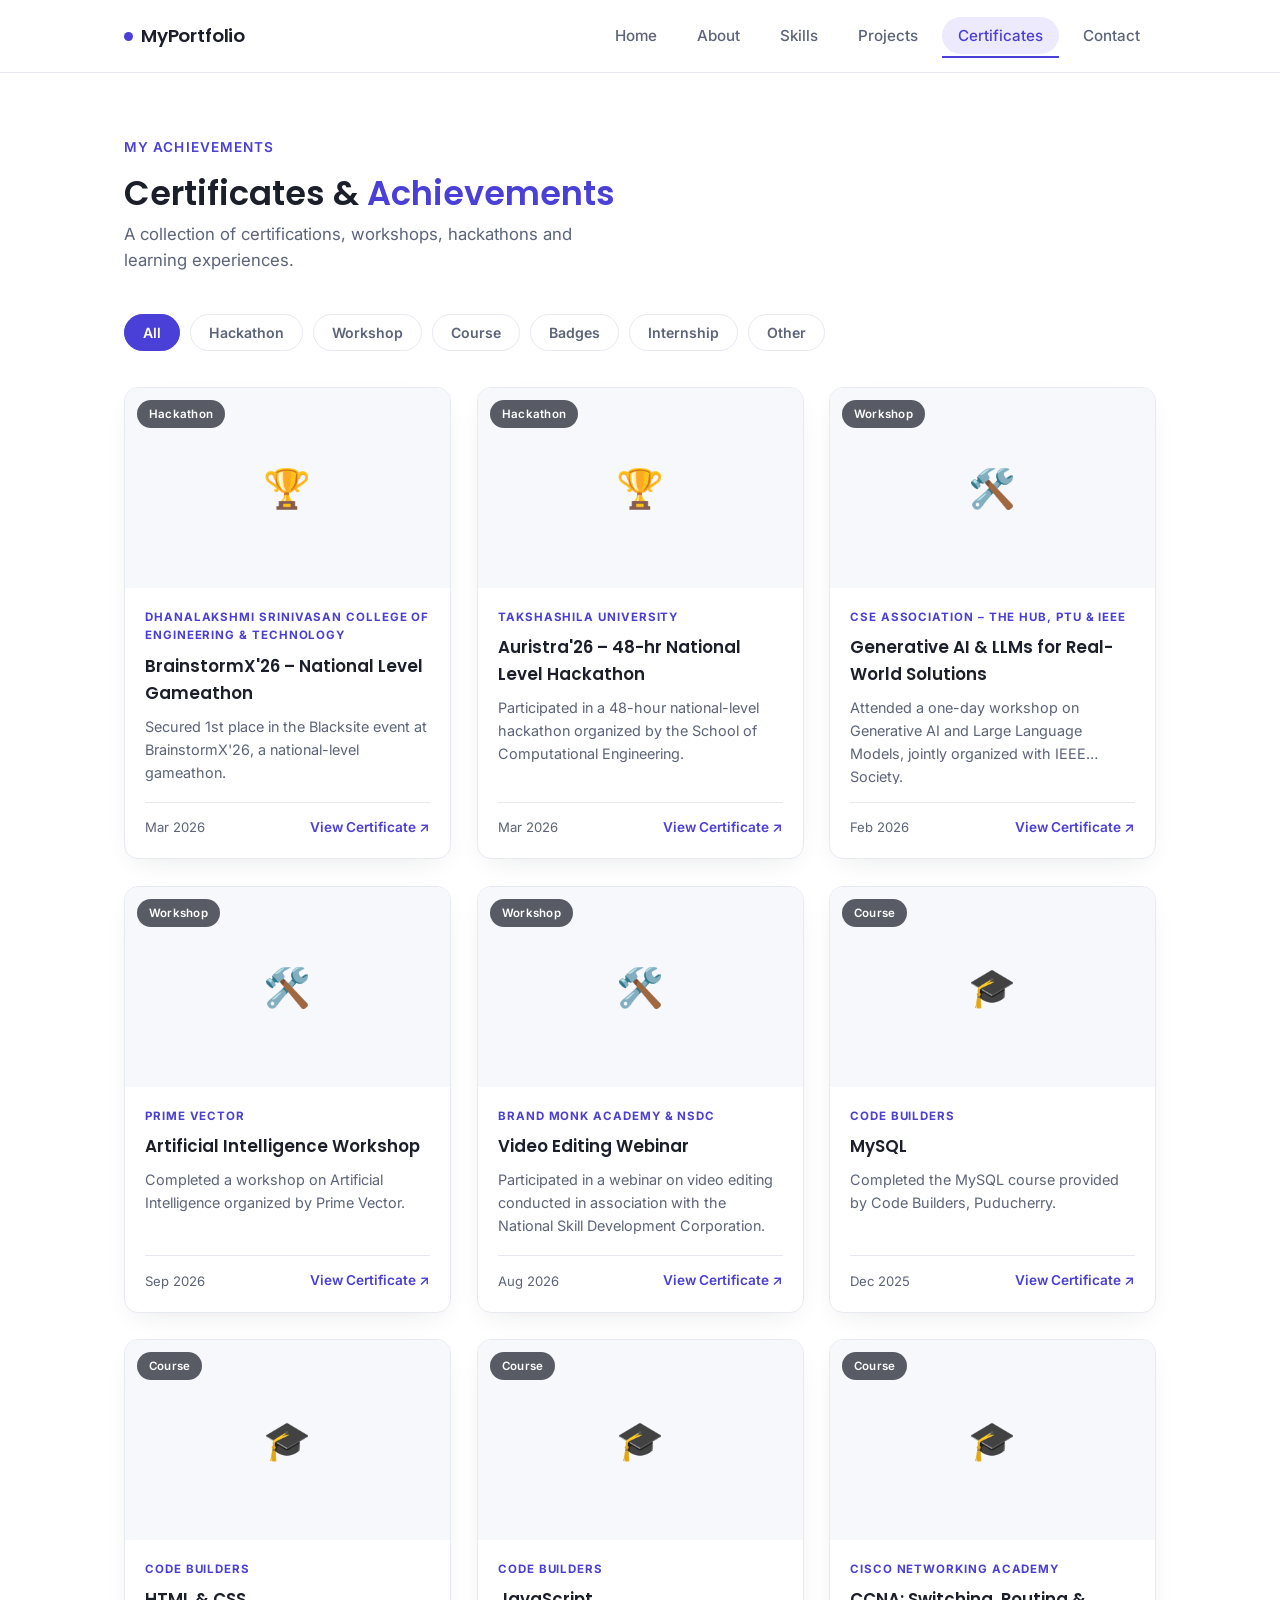
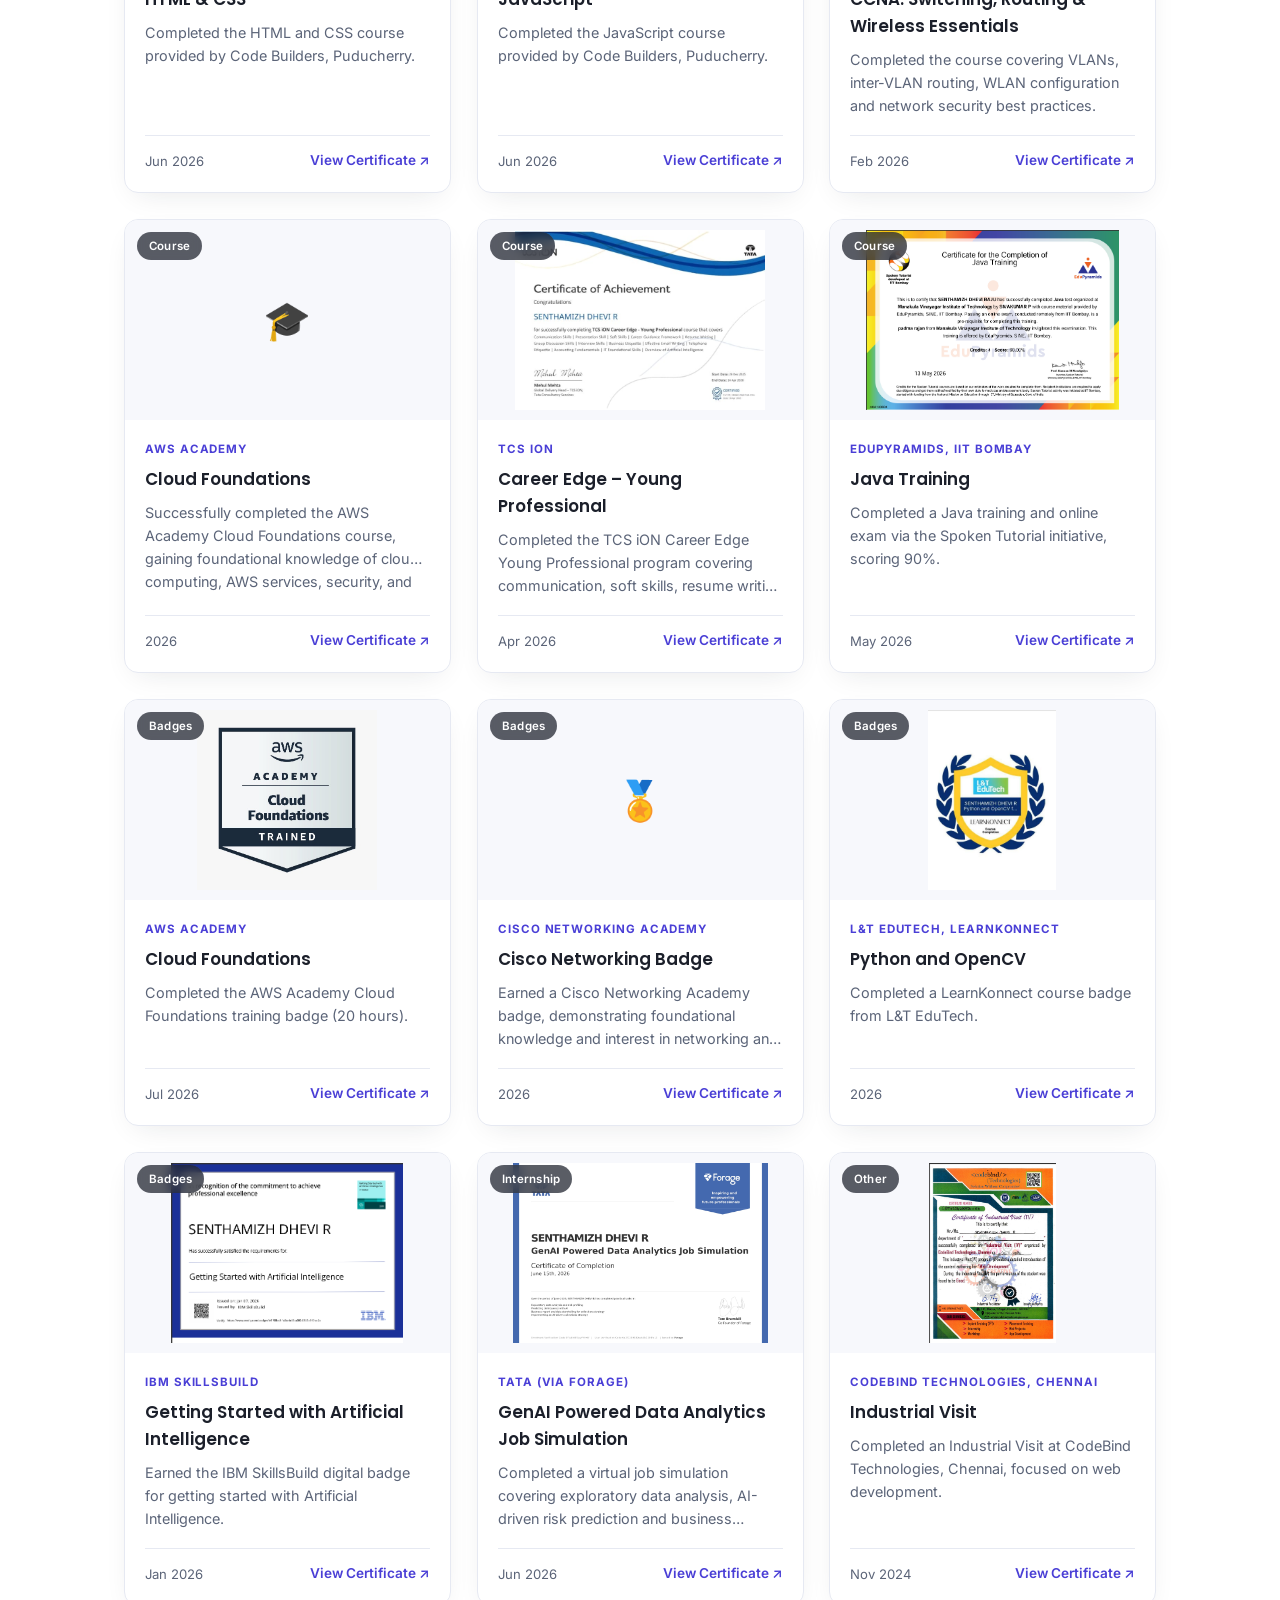
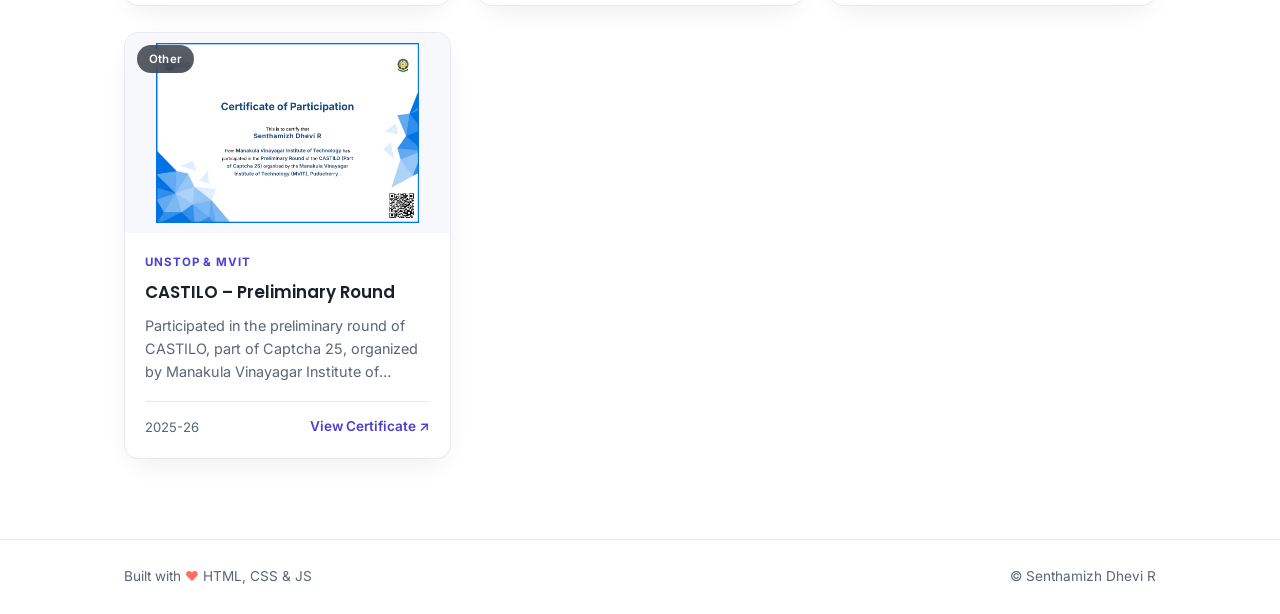
<file: certificates.html>
<!DOCTYPE html>
<html lang="en">
<head>
<meta charset="UTF-8">
<meta name="viewport" content="width=device-width, initial-scale=1.0">
<title>Certificates — Senthamizh Dhevi R</title>
<meta name="description" content="Certifications, workshops and hackathon achievements of Senthamizh Dhevi R.">
<link rel="preconnect" href="https://fonts.googleapis.com">
<link href="https://fonts.googleapis.com/css2?family=Poppins:wght@500;600;700&family=Inter:wght@400;500;600;700&display=swap" rel="stylesheet">
<link rel="stylesheet" href="style.css">
</head>
<body>

<header class="browser-bar">
  <div class="wrap">
    <a href="index.html" class="brand"><span class="dot"></span>MyPortfolio</a>
    <button class="navtoggle" aria-label="Toggle menu"><span></span><span></span><span></span></button>
    <nav class="mainnav" aria-label="Primary">
      <ul>
        <li><a href="index.html">Home</a></li>
        <li><a href="about.html">About</a></li>
        <li><a href="skills.html">Skills</a></li>
        <li><a href="projects.html">Projects</a></li>
        <li><a href="certificates.html" class="active">Certificates</a></li>
        <li><a href="contact.html">Contact</a></li>
      </ul>
    </nav>
  </div>
</header>

<main>
  <!-- ================= CERTIFICATIONS ================= -->
  <section id="certifications" class="page-section certifications-section">
    <div class="wrap">

      <div class="section-head">
        <p class="eyebrow">My Achievements</p>
        <h2>Certificates &amp; <span class="accent">Achievements</span></h2>
        <p class="lede">A collection of certifications, workshops, hackathons and learning experiences.</p>
      </div>

      <!-- Category Filters -->
      <div class="certificate-filters">
        <button class="filter-btn active" data-filter="all">All</button>
        <button class="filter-btn" data-filter="hackathon">Hackathon</button>
        <button class="filter-btn" data-filter="workshop">Workshop</button>
        <button class="filter-btn" data-filter="course">Course</button>
        <button class="filter-btn" data-filter="badge">Badges</button>
        <button class="filter-btn" data-filter="internship">Internship</button>
        <button class="filter-btn" data-filter="other">Other</button>
      </div>

      <!-- Certificates Grid -->
      <div class="certificates-grid">

        <!-- Hackathons -->
        <div class="certificate-card" data-category="hackathon">
          <div class="certificate-image">
            <img src="F:\projects\portfolio-website\images\certiificate_image\DNS-Hackathon.jpeg" alt="BrainstormX'26 National Level Gameathon certificate" loading="lazy">
            <span class="certificate-category">Hackathon</span>
          </div>
          <div class="certificate-content">
            <span class="certificate-issuer">Dhanalakshmi Srinivasan College of Engineering &amp; Technology</span>
            <h3>BrainstormX'26 – National Level Gameathon</h3>
            <p>Secured 1st place in the Blacksite event at BrainstormX'26, a national-level gameathon.</p>
            <div class="certificate-footer">
              <span>Mar 2026</span>
              <a href="F:\projects\portfolio-website\images\certiificate_image\DNS-Hackathon.jpeg" target="_blank" rel="noopener">View Certificate ↗</a>
            </div>
          </div>
        </div>

        <div class="certificate-card" data-category="hackathon">
          <div class="certificate-image">
            <img src="F:\projects\portfolio-website\images\certiificate_image\TU-Hackathon.jpeg" alt="Auristra'26 Hackathon certificate" loading="lazy">
            <span class="certificate-category">Hackathon</span>
          </div>
          <div class="certificate-content">
            <span class="certificate-issuer">Takshashila University</span>
            <h3>Auristra'26 – 48-hr National Level Hackathon</h3>
            <p>Participated in a 48-hour national-level hackathon organized by the School of Computational Engineering.</p>
            <div class="certificate-footer">
              <span>Mar 2026</span>
              <a href="F:\projects\portfolio-website\images\certiificate_image\TU-Hackathon.jpeg" target="_blank" rel="noopener">View Certificate ↗</a>
            </div>
          </div>
        </div>

        <!-- Workshops -->
         <div class="certificate-card" data-category="workshop">
          <div class="certificate-image">
            <img src="F:\projects\portfolio-website\images\certiificate_image\Generative AI-Workshop.png" alt="Generative AI and LLM workshop certificate" loading="lazy">
            <span class="certificate-category">Workshop</span>
          </div>
          <div class="certificate-content">
            <span class="certificate-issuer">CSE Association – The HUB, PTU &amp; IEEE</span>
            <h3>Generative AI &amp; LLMs for Real-World Solutions</h3>
            <p>Attended a one-day workshop on Generative AI and Large Language Models, jointly organized with IEEE Society.</p>
            <div class="certificate-footer">
              <span>Feb 2026</span>
              <a href="F:\projects\portfolio-website\images\certiificate_image\Generative AI-Workshop.png" target="_blank" rel="noopener">View Certificate ↗</a>
            </div>
          </div>
        </div>

        <div class="certificate-card" data-category="workshop">
          <div class="certificate-image">
            <img src="F:\projects\portfolio-website\images\certiificate_image\AI-Workshop.png" alt="Artificial Intelligence workshop certificate" loading="lazy">
            <span class="certificate-category">Workshop</span>
          </div>
          <div class="certificate-content">
            <span class="certificate-issuer">Prime Vector</span>
            <h3>Artificial Intelligence Workshop</h3>
            <p>Completed a workshop on Artificial Intelligence organized by Prime Vector.</p>
            <div class="certificate-footer">
              <span>Sep 2026</span>
              <a href="F:\projects\portfolio-website\images\certiificate_image\AI-Workshop.png" target="_blank" rel="noopener">View Certificate ↗</a>
            </div>
          </div>
        </div>

        <div class="certificate-card" data-category="workshop">
          <div class="certificate-image">
            <img src="F:\projects\portfolio-website\images\certiificate_image\Video_Editing- webinar.png" alt="Video editing webinar certificate" loading="lazy">
            <span class="certificate-category">Workshop</span>
          </div>
          <div class="certificate-content">
            <span class="certificate-issuer">Brand Monk Academy &amp; NSDC</span>
            <h3>Video Editing Webinar</h3>
            <p>Participated in a webinar on video editing conducted in association with the National Skill Development Corporation.</p>
            <div class="certificate-footer">
              <span>Aug 2026</span>
              <a href="F:\projects\portfolio-website\images\certiificate_image\Video_Editing- webinar.png" target="_blank" rel="noopener">View Certificate ↗</a>
            </div>
          </div>
        </div>

        

        <!--Courses -->
         <div class="certificate-card" data-category="course">
          <div class="certificate-image">
            <img src="F:\projects\portfolio-website\images\certiificate_image\MYSQL.png" alt="MySQL certificate" loading="lazy">
            <span class="certificate-category">Course</span>
          </div>
          <div class="certificate-content">
            <span class="certificate-issuer">Code Builders</span>
            <h3>MySQL</h3>
            <p>Completed the MySQL course provided by Code Builders, Puducherry.</p>
            <div class="certificate-footer">
              <span>Dec 2025</span>
              <a href="F:\projects\portfolio-website\images\certiificate_image\MYSQL.png" target="_blank" rel="noopener">View Certificate ↗</a>
            </div>
          </div>
        </div>

        <div class="certificate-card" data-category="course">
          <div class="certificate-image">
            <img src="F:\projects\portfolio-website\images\certiificate_image\HTML&CSS.png" alt="HTML and CSS certificate" loading="lazy">
            <span class="certificate-category">Course</span>
          </div>
          <div class="certificate-content">
            <span class="certificate-issuer">Code Builders</span>
            <h3>HTML &amp; CSS</h3>
            <p>Completed the HTML and CSS course provided by Code Builders, Puducherry.</p>
            <div class="certificate-footer">
              <span>Jun 2026</span>
              <a href="F:\projects\portfolio-website\images\certiificate_image\HTML&CSS.png" target="_blank" rel="noopener">View Certificate ↗</a>
            </div>
          </div>
        </div>

        <div class="certificate-card" data-category="course">
          <div class="certificate-image">
            <img src="F:\projects\portfolio-website\images\certiificate_image\JS.png" alt="JavaScript certificate" loading="lazy">
            <span class="certificate-category">Course</span>
          </div>
          <div class="certificate-content">
            <span class="certificate-issuer">Code Builders</span>
            <h3>JavaScript</h3>
            <p>Completed the JavaScript course provided by Code Builders, Puducherry.</p>
            <div class="certificate-footer">
              <span>Jun 2026</span>
              <a href="F:\projects\portfolio-website\images\certiificate_image\JS.png" target="_blank" rel="noopener">View Certificate ↗</a>
            </div>
          </div>
        </div>

        <div class="certificate-card" data-category="course">
          <div class="certificate-image">
            <img src="F:\projects\portfolio-website\images\certiificate_image\Cisco.png" alt="Cisco CCNA certificate" loading="lazy">
            <span class="certificate-category">Course</span>
          </div>
          <div class="certificate-content">
            <span class="certificate-issuer">Cisco Networking Academy</span>
            <h3>CCNA: Switching, Routing &amp; Wireless Essentials</h3>
            <p>Completed the course covering VLANs, inter-VLAN routing, WLAN configuration and network security best practices.</p>
            <div class="certificate-footer">
              <span>Feb 2026</span>
              <a href="F:\projects\portfolio-website\images\certiificate_image\Cisco.png" target="_blank" rel="noopener">View Certificate ↗</a>
            </div>
          </div>
        </div>

<div class="certificate-card" data-category="course">
  <div class="certificate-image">
    <img src="F:\projects\portfolio-website\images\certiificate_image\AWS.jpeg"
         alt="AWS Academy Cloud Foundations Certificate">

    <span class="certificate-category">Online Course</span>
  </div>

  <div class="certificate-content">
    <span class="certificate-issuer">AWS Academy</span>

    <h3>Cloud Foundations</h3>

    <p>
      Successfully completed the AWS Academy Cloud Foundations course,
      gaining foundational knowledge of cloud computing, AWS services,
      security, and cloud infrastructure.
    </p>

    <div class="certificate-footer">
      <span>2026</span>

      <a href="F:\projects\portfolio-website\images\certiificate_image\AWS.jpeg"
         target="_blank"
         class="view-certificate">
        View Certificate ↗
      </a>
    </div>
  </div>
</div>

        <div class="certificate-card" data-category="course">
          <div class="certificate-image">
            <img src="images/certiificate_image/TATA ion certificate.jpeg" alt="TCS iON Career Edge certificate" loading="lazy">
            <span class="certificate-category">Course</span>
          </div>
          <div class="certificate-content">
            <span class="certificate-issuer">TCS iON</span>
            <h3>Career Edge – Young Professional</h3>
            <p>Completed the TCS iON Career Edge Young Professional program covering communication, soft skills, resume writing and IT foundational skills.</p>
            <div class="certificate-footer">
              <span>Apr 2026</span>
              <a href="images/certiificate_image/TATA ion certificate.jpeg" target="_blank" rel="noopener">View Certificate ↗</a>
            </div>
          </div>
        </div>

        <div class="certificate-card" data-category="course">
          <div class="certificate-image">
            <img src="images/certiificate_image/FOSS.png" alt="Java training certificate" loading="lazy">
            <span class="certificate-category">Course</span>
          </div>
          <div class="certificate-content">
            <span class="certificate-issuer">EduPyramids, IIT Bombay</span>
            <h3>Java Training</h3>
            <p>Completed a Java training and online exam via the Spoken Tutorial initiative, scoring 90%.</p>
            <div class="certificate-footer">
              <span>May 2026</span>
              <a href="images/certiificate_image/FOSS.png" target="_blank" rel="noopener">View Certificate ↗</a>
            </div>
          </div>
        </div>


        <!-- Badges -->
        <div class="certificate-card" data-category="badge">
          <div class="certificate-image">
            <img src="images/certiificate_image/AWS- Badge.jpeg" alt="AWS Academy Cloud Foundations badge" loading="lazy">
            <span class="certificate-category">Badge</span>
          </div>
          <div class="certificate-content">
            <span class="certificate-issuer">AWS Academy</span>
            <h3>Cloud Foundations</h3>
            <p>Completed the AWS Academy Cloud Foundations training badge (20 hours).</p>
            <div class="certificate-footer">
              <span>Jul 2026</span>
              <a href="images/certiificate_image/AWS- Badge.jpeg" target="_blank" rel="noopener">View Certificate ↗</a>
            </div>
          </div>
        </div>

        
<div class="certificate-card" data-category="badge">
  <div class="certificate-image">
    <img src="F:\projects\portfolio-website\images\certiificate_image\CISCO- Badge.jpeg"
         alt="Cisco Networking Academy Badge">

    <span class="certificate-category">Badges</span>
  </div>

  <div class="certificate-content">
    <span class="certificate-issuer">Cisco Networking Academy</span>

    <h3>Cisco Networking Badge</h3>

    <p>
      Earned a Cisco Networking Academy badge, demonstrating
      foundational knowledge and interest in networking and
      information technology.
    </p>

    <div class="certificate-footer">
      <span>2026</span>

      <a href="F:\projects\portfolio-website\images\certiificate_image\CISCO- Badge.jpeg"
         target="_blank"
         class="view-certificate">
        View Badge ↗
      </a>
    </div>
  </div>
</div>

        <div class="certificate-card" data-category="badge">
          <div class="certificate-image">
            <img src="images/certiificate_image/L&T-Badge.jpeg" alt="L&T EduTech badge" loading="lazy">
            <span class="certificate-category">Badge</span>
          </div>
          <div class="certificate-content">
            <span class="certificate-issuer">L&amp;T EduTech, LearnKonnect</span>
            <h3>Python and OpenCV</h3>
            <p>Completed a LearnKonnect course badge from L&amp;T EduTech.</p>
            <div class="certificate-footer">
              <span>2026</span>
              <a href="images/certiificate_image/L&T-Badge.jpeg" target="_blank" rel="noopener">View Certificate ↗</a>
            </div>
          </div>
        </div>

        <div class="certificate-card" data-category="badge">
          <div class="certificate-image">
            <img src="images/certiificate_image/IBM.png" alt="IBM SkillsBuild badge" loading="lazy">
            <span class="certificate-category">Badge</span>
          </div>
          <div class="certificate-content">
            <span class="certificate-issuer">IBM SkillsBuild</span>
            <h3>Getting Started with Artificial Intelligence</h3>
            <p>Earned the IBM SkillsBuild digital badge for getting started with Artificial Intelligence.</p>
            <div class="certificate-footer">
              <span>Jan 2026</span>
              <a href="images/certiificate_image/IBM.png" target="_blank" rel="noopener">View Certificate ↗</a>
            </div>
          </div>
        </div>

        <!-- Internship / Job Simulation -->
        <div class="certificate-card" data-category="internship">
          <div class="certificate-image">
            <img src="images/certiificate_image/Tata IQ certificate_page-0001.jpg" alt="Tata GenAI Powered Data Analytics job simulation certificate" loading="lazy">
            <span class="certificate-category">Internship</span>
          </div>
          <div class="certificate-content">
            <span class="certificate-issuer">Tata (via Forage)</span>
            <h3>GenAI Powered Data Analytics Job Simulation</h3>
            <p>Completed a virtual job simulation covering exploratory data analysis, AI-driven risk prediction and business reporting.</p>
            <div class="certificate-footer">
              <span>Jun 2026</span>
              <a href="images/certiificate_image/Tata IQ certificate_page-0001.jpg" target="_blank" rel="noopener">View Certificate ↗</a>
            </div>
          </div>
        </div>

        <!-- Other -->
        <div class="certificate-card" data-category="other">
          <div class="certificate-card" data-category="other">
          <div class="certificate-image">
            <img src="images/certiificate_image/IV_Certificate.png" alt="Industrial Visit certificate" loading="lazy">
            <span class="certificate-category">Other</span>
          </div>
          <div class="certificate-content">
            <span class="certificate-issuer">CodeBind Technologies, Chennai</span>
            <h3>Industrial Visit</h3>
            <p>Completed an Industrial Visit at CodeBind Technologies, Chennai, focused on web development.</p>
            <div class="certificate-footer">
              <span>Nov 2024</span>
              <a href="images/certificates/IV_Certificate.png" target="_blank" rel="noopener">View Certificate ↗</a>
            </div>
          </div>
        </div>

          <div class="certificate-image">
            <img src="images/certiificate_image/QUIZ.jpeg" alt="Viksit Bharat Young Leaders Dialogue quiz certificate" loading="lazy">
            <span class="certificate-category">Other</span>
          </div>
          <div class="certificate-content">
            <span class="certificate-issuer">Ministry of Youth Affairs &amp; Sports (MYBharat)</span>
            <h3>VBYLD 2027 Online Quiz</h3>
            <p>Participated in an online quiz on the Viksit Bharat Young Leaders Dialogue (VBYLD) 2027.</p>
            <div class="certificate-footer">
              <span>Sep 2026</span>
              <a href="images/certiificate_image/QUIZ.jpeg" target="_blank" rel="noopener">View Certificate ↗</a>
            </div>
          </div>
        </div>

        <div class="certificate-card" data-category="other">
          <div class="certificate-image">
            <img src="images/certiificate_image/CASTILO.jpg" alt="CASTILO competition certificate" loading="lazy">
            <span class="certificate-category">Other</span>
          </div>
          <div class="certificate-content">
            <span class="certificate-issuer">Unstop &amp; MVIT</span>
            <h3>CASTILO – Preliminary Round</h3>
            <p>Participated in the preliminary round of CASTILO, part of Captcha 25, organized by Manakula Vinayagar Institute of Technology.</p>
            <div class="certificate-footer">
              <span>2025-26</span>
              <a href="images/certiificate_image/CASTILO.jpg" target="_blank" rel="noopener">View Certificate ↗</a>
            </div>
          </div>
        </div>

        

      </div>

      <!-- Shown when a filter has no matching cards -->
      <p class="certificate-empty" hidden>No certificates in this category yet.</p>

    </div>
  </section>
</main>

<footer class="sitefoot">
  <div class="wrap">
    <span>Built with <span class="heart">♥</span> HTML, CSS &amp; JS</span>
    <span>© Senthamizh Dhevi R</span>
  </div>
</footer>

<script src="script.js"></script>
</body>
</html>
</file>
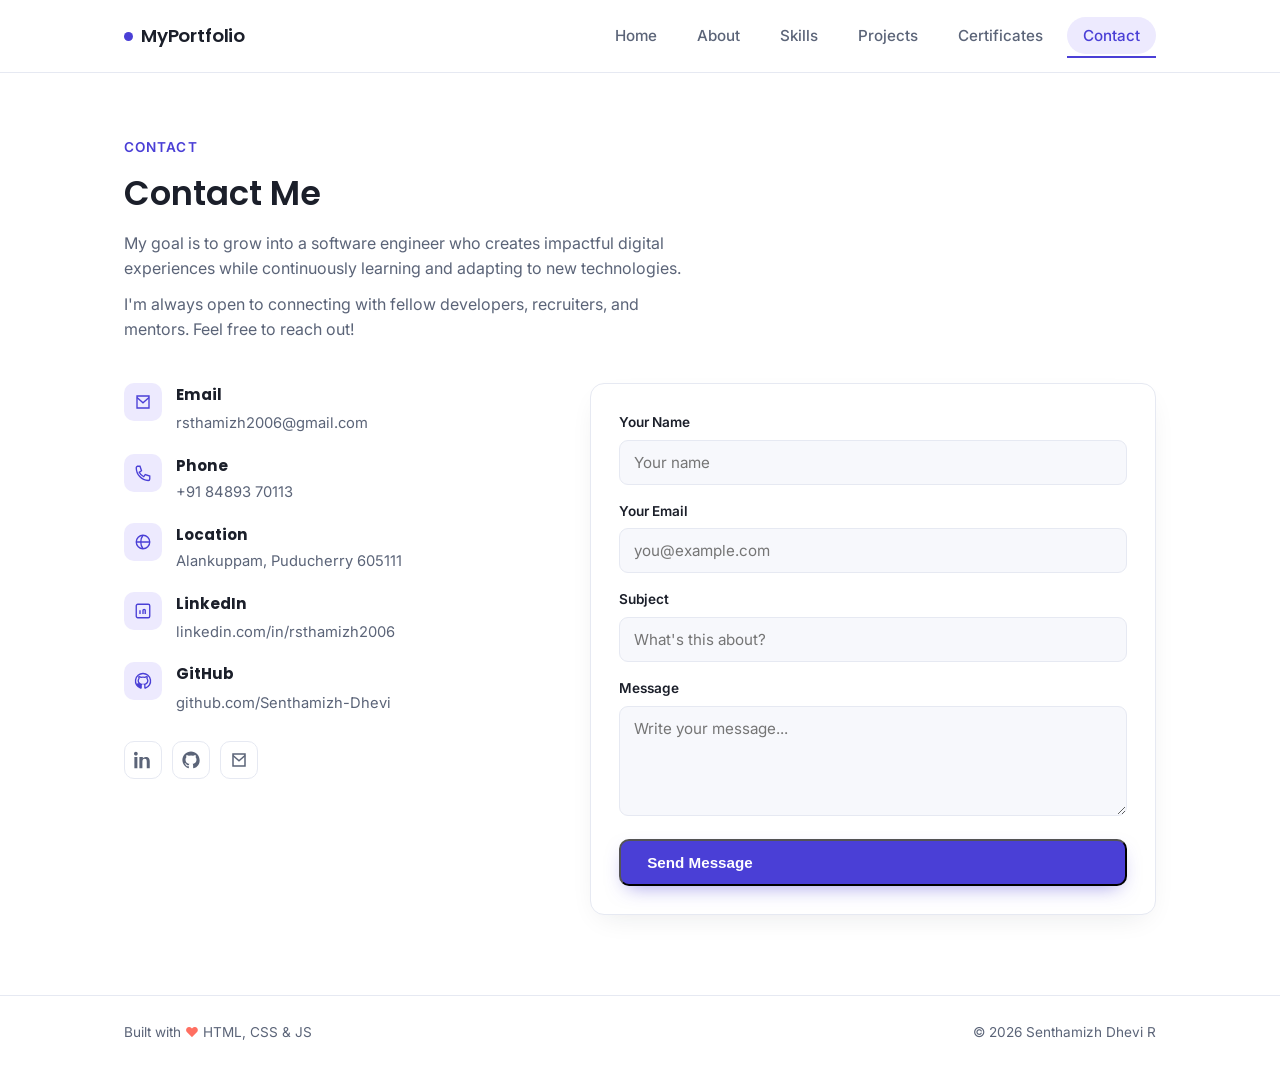
<file: contact.html>
<!DOCTYPE html>
<html lang="en">
<head>
<meta charset="UTF-8">
<meta name="viewport" content="width=device-width, initial-scale=1.0">
<title>Contact — Senthamizh Dhevi R</title>
<link rel="preconnect" href="https://fonts.googleapis.com">
<link href="https://fonts.googleapis.com/css2?family=Poppins:wght@500;600;700&family=Inter:wght@400;500;600;700&display=swap" rel="stylesheet">
<link rel="stylesheet" href="style.css">
</head>
<body>

<header class="browser-bar">
  <div class="wrap">
    <a href="index.html" class="brand"><span class="dot"></span>MyPortfolio</a>
    <button class="navtoggle" aria-label="Toggle menu"><span></span><span></span><span></span></button>
    <nav class="mainnav" aria-label="Primary">
      <ul>
        <li><a href="index.html">Home</a></li>
        <li><a href="about.html">About</a></li>
        <li><a href="skills.html">Skills</a></li>
        <li><a href="projects.html">Projects</a></li>
        <li><a href="certificates.html">Certificates</a></li>
        <li><a href="contact.html" class="active">Contact</a></li>
      </ul>
    </nav>
  </div>
</header>

<main>
  <section class="page-section">
    <div class="wrap">
      <div class="section-head">
        <p class="eyebrow">Contact</p>
        <h2>Contact Me</h2>
        <p class="section-sub">My goal is to grow into a software engineer who creates impactful digital experiences while continuously learning and adapting to new technologies.</p>
        <p class="section-sub">I'm always open to connecting with fellow developers, recruiters, and mentors. Feel free to reach out!</p>
      </div>

      <div class="contact-grid">
        <div class="contact-info">
          <div class="contact-item">
            <span class="ic">
              <svg width="18" height="18" viewBox="0 0 24 24" fill="none" stroke="currentColor" stroke-width="1.8"><path d="M4 4h16v16H4z"/><path d="M4 6l8 7 8-7"/></svg>
            </span>
            <div>
              <h3>Email</h3>
              <a href="https://mail.google.com/mail/?view=cm&fs=1&to=rsthamizh2006@gmail.com" target="_blank" rel="noopener">rsthamizh2006@gmail.com</a>
            </div>
          </div>

          <div class="contact-item">
            <span class="ic">
              <svg width="18" height="18" viewBox="0 0 24 24" fill="none" stroke="currentColor" stroke-width="1.8"><path d="M4 3h4l2 6-3 2a12 12 0 006 6l2-3 6 2v4a2 2 0 01-2 2A17 17 0 013 5a2 2 0 012-2z"/></svg>
            </span>
            <div>
              <h3>Phone</h3>
              <p>+91 84893 70113</p>
            </div>
          </div>

          <div class="contact-item">
            <span class="ic">
              <svg width="18" height="18" viewBox="0 0 24 24" fill="none" stroke="currentColor" stroke-width="1.8"><circle cx="12" cy="12" r="9"/><path d="M12 3a15 15 0 000 18M3 12h18"/></svg>
            </span>
            <div>
              <h3>Location</h3>
              <p>Alankuppam, Puducherry 605111</p>
            </div>
          </div>

          <div class="contact-item">
            <span class="ic">
              <svg width="18" height="18" viewBox="0 0 24 24" fill="none" stroke="currentColor" stroke-width="1.8"><rect x="3" y="3" width="18" height="18" rx="2"/><path d="M8 11v5M8 8v.01M12 16v-5M12 11c0-1.5 3-1.5 3 0v5"/></svg>
            </span>
            <div>
              <h3>LinkedIn</h3>
              <a href="https://linkedin.com/in/rsthamizh2006" target="_blank" rel="noopener">linkedin.com/in/rsthamizh2006</a>
            </div>
          </div>

          <div class="contact-item">
            <span class="ic">
              <svg width="18" height="18" viewBox="0 0 24 24" fill="none" stroke="currentColor" stroke-width="1.8"><path d="M12 2a10 10 0 00-3.16 19.5c.5.1.68-.22.68-.48v-1.7c-2.78.6-3.37-1.34-3.37-1.34-.46-1.16-1.11-1.47-1.11-1.47-.9-.62.07-.6.07-.6 1 .07 1.53 1.03 1.53 1.03.9 1.52 2.34 1.08 2.91.83.09-.65.35-1.08.63-1.33-2.22-.25-4.56-1.11-4.56-4.95 0-1.1.39-1.99 1.03-2.69-.1-.25-.45-1.27.1-2.65 0 0 .84-.27 2.75 1.02a9.6 9.6 0 015 0c1.91-1.3 2.75-1.02 2.75-1.02.55 1.38.2 2.4.1 2.65.64.7 1.03 1.59 1.03 2.69 0 3.85-2.34 4.7-4.57 4.94.36.31.68.92.68 1.85v2.75c0 .26.18.58.69.48A10 10 0 0012 2z"/></svg>
            </span>
            <div>
              <h3>GitHub</h3>
              <a href="https://github.com/Senthamizh-Dhevi" target="_blank" rel="noopener">github.com/Senthamizh-Dhevi</a>
            </div>
          </div>

          <div class="social-row">
            <a href="https://linkedin.com/in/rsthamizh2006" target="_blank" rel="noopener" aria-label="LinkedIn">
              <svg width="18" height="18" viewBox="0 0 24 24" fill="currentColor"><path d="M4.98 3.5C4.98 4.88 3.94 6 2.5 6S0 4.88 0 3.5 1.06 1 2.5 1s2.48 1.12 2.48 2.5zM.5 8h4V23h-4V8zm7.5 0h3.8v2.05h.05c.53-1 1.83-2.05 3.77-2.05C19.9 8 21 10.5 21 14.05V23h-4v-8.1c0-1.93-.03-4.42-2.69-4.42-2.7 0-3.11 2.1-3.11 4.28V23h-4V8z"/></svg>
            </a>
            <a href="https://github.com/Senthamizh-Dhevi" target="_blank" rel="noopener" aria-label="GitHub">
              <svg width="18" height="18" viewBox="0 0 24 24" fill="currentColor"><path d="M12 .5C5.73.5.5 5.73.5 12c0 5.08 3.29 9.39 7.86 10.91.57.1.78-.25.78-.55v-2.14c-3.2.7-3.87-1.36-3.87-1.36-.53-1.33-1.29-1.69-1.29-1.69-1.05-.72.08-.7.08-.7 1.17.08 1.78 1.2 1.78 1.2 1.03 1.77 2.71 1.26 3.37.97.1-.75.4-1.26.73-1.55-2.55-.29-5.23-1.28-5.23-5.68 0-1.25.45-2.28 1.18-3.08-.12-.29-.51-1.46.11-3.04 0 0 .96-.31 3.15 1.17a10.9 10.9 0 015.73 0c2.19-1.48 3.15-1.17 3.15-1.17.62 1.58.23 2.75.11 3.04.73.8 1.18 1.83 1.18 3.08 0 4.41-2.69 5.38-5.25 5.67.41.36.78 1.06.78 2.15v3.19c0 .3.21.66.79.55A10.51 10.51 0 0023.5 12C23.5 5.73 18.27.5 12 .5z"/></svg>
            </a>
            <a href="https://mail.google.com/mail/?view=cm&fs=1&to=rsthamizh2006@gmail.com" target="_blank" rel="noopener" aria-label="Email">
              <svg width="18" height="18" viewBox="0 0 24 24" fill="none" stroke="currentColor" stroke-width="2"><path d="M4 4h16v16H4z"/><path d="M4 6l8 7 8-7"/></svg>
            </a>
          </div>
        </div>

        <form class="contact-form" action="#" method="post">
          <div class="field">
            <label for="name">Your Name</label>
            <input id="name" name="name" type="text" placeholder="Your name" required>
          </div>
          <div class="field">
            <label for="email">Your Email</label>
            <input id="email" name="email" type="email" placeholder="you@example.com" required>
          </div>
          <div class="field">
            <label for="subject">Subject</label>
            <input id="subject" name="subject" type="text" placeholder="What's this about?">
          </div>
          <div class="field">
            <label for="message">Message</label>
            <textarea id="message" name="message" placeholder="Write your message..." required></textarea>
          </div>
          <button type="submit" class="btn btn-primary">Send Message</button>
        </form>
      </div>
    </div>
  </section>
</main>

<footer class="sitefoot">
  <div class="wrap">
    <span>Built with <span class="heart">♥</span> HTML, CSS &amp; JS</span>
    <span>© 2026 Senthamizh Dhevi R</span>
  </div>
</footer>

<script src="script.js"></script>
</body>
</html>
</file>
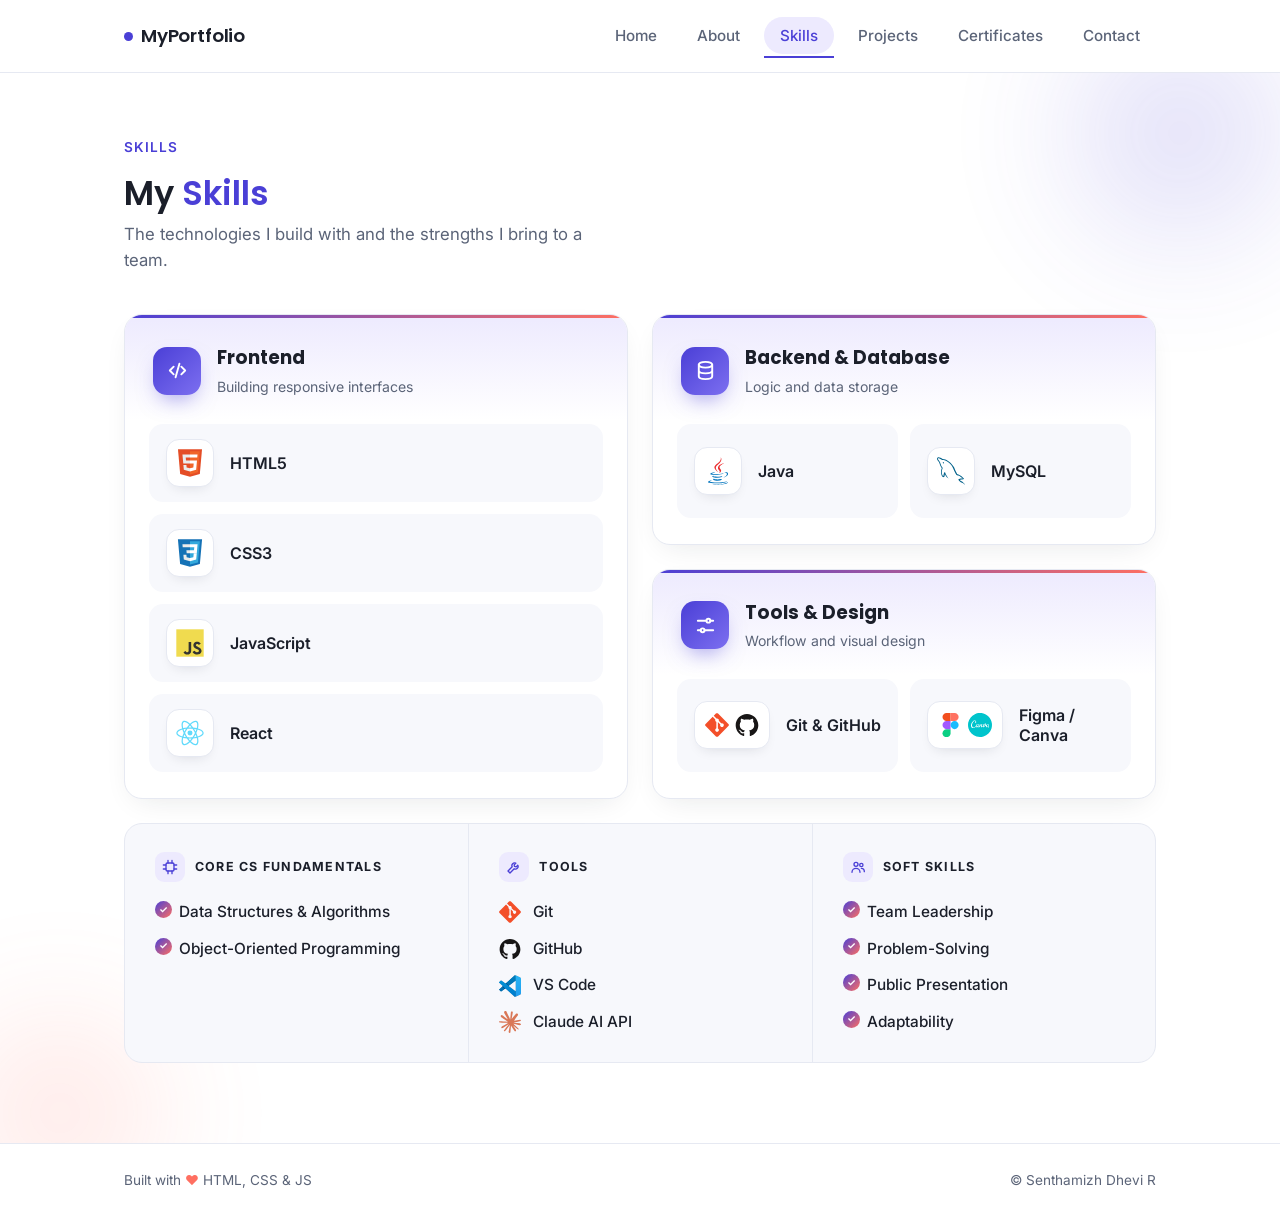
<file: skills.html>
<!DOCTYPE html>
<html lang="en">
<head>
<meta charset="UTF-8">
<meta name="viewport" content="width=device-width, initial-scale=1.0">
<title>Skills — Senthamizh Dhevi R</title>
<link rel="preconnect" href="https://fonts.googleapis.com">
<link href="https://fonts.googleapis.com/css2?family=Poppins:wght@500;600;700&family=Inter:wght@400;500;600;700&display=swap" rel="stylesheet">
<link rel="stylesheet" href="style.css">
</head>
<body>

<header class="browser-bar">
  <div class="wrap">
    <a href="index.html" class="brand"><span class="dot"></span>MyPortfolio</a>
    <button class="navtoggle" aria-label="Toggle menu"><span></span><span></span><span></span></button>
    <nav class="mainnav" aria-label="Primary">
      <ul>
        <li><a href="index.html">Home</a></li>
        <li><a href="about.html">About</a></li>
        <li><a href="skills.html" class="active">Skills</a></li>
        <li><a href="projects.html">Projects</a></li>
        <li><a href="certificates.html">Certificates</a></li>
        <li><a href="contact.html">Contact</a></li>
      </ul>
    </nav>
  </div>
</header>

<style>
/* ===== Skills page — logo layout ===== */
.sx-grid{ display:grid; grid-template-columns:1fr 1fr; gap:24px; margin:40px 0 24px; }
.sx-front{ grid-row:span 2; }

.sx-card{
  position:relative; display:flex; flex-direction:column; overflow:hidden;
  background:var(--bg); border:1px solid var(--line); border-radius:18px; box-shadow:var(--shadow);
}
.sx-card::before{
  content:""; position:absolute; left:0; right:0; top:0; height:3px;
  background:linear-gradient(90deg, var(--primary), var(--accent));
}
.sx-head{
  display:flex; align-items:center; gap:16px; padding:28px 28px 22px;
  background:linear-gradient(180deg, var(--primary-soft), rgba(237,234,254,0) 100%);
}
.sx-icon{
  flex:none; width:48px; height:48px; border-radius:14px;
  display:flex; align-items:center; justify-content:center;
  background:linear-gradient(135deg, var(--primary), #7c6ff0); color:#fff;
  box-shadow:0 10px 22px -8px rgba(74,63,214,.55);
}
.sx-icon svg{ width:23px; height:23px; }
.sx-head h3{ margin:0; font-size:1.15rem; }
.sx-head p{ margin:3px 0 0; color:var(--muted); font-size:.88rem; }

.sx-list{
  list-style:none; margin:0; padding:4px 24px 26px; flex:1;
  display:grid; grid-auto-rows:1fr; gap:12px;
}
.sx-list.sx-two{ grid-template-columns:1fr 1fr; }

.sx-tile{
  display:flex; align-items:center; gap:16px; min-width:0;
  padding:14px 16px; border-radius:14px;
  background:var(--bg-soft); border:1px solid transparent;
  transition:background .2s ease, border-color .2s ease;
}
.sx-tile:hover{ background:#fff; border-color:var(--primary-soft); }

.sx-logo-box{
  flex:none; width:48px; height:48px; border-radius:13px;
  display:flex; align-items:center; justify-content:center;
  background:#fff; border:1px solid var(--line);
  box-shadow:0 6px 14px -8px rgba(27,31,42,.18);
}
.sx-logo{ width:28px; height:28px; display:block; }
.sx-duo{ width:auto; padding:0 10px; gap:6px; }
.sx-duo .sx-logo{ width:24px; height:24px; }
.sx-name{ font-weight:600; font-size:1rem; color:var(--ink); line-height:1.3; }

/* Strengths panel */
.sx-strengths{
  display:grid; grid-template-columns:repeat(3, 1fr);
  background:var(--bg-soft); border:1px solid var(--line); border-radius:18px;
}
.sx-col{ padding:28px 30px; }
.sx-col + .sx-col{ border-left:1px solid var(--line); }
.sx-col h4{
  display:flex; align-items:center; gap:10px; margin:0 0 18px;
  font-family:'Inter',sans-serif; font-size:.78rem; letter-spacing:.1em;
  text-transform:uppercase; color:var(--ink);
}
.sx-ico-sm{
  width:30px; height:30px; border-radius:9px; display:flex; align-items:center; justify-content:center;
  background:var(--primary-soft); color:var(--primary);
}
.sx-ico-sm svg{ width:16px; height:16px; }
.sx-col ul{ list-style:none; margin:0; padding:0; display:grid; gap:12px; }
.sx-col li{ position:relative; padding-left:24px; font-weight:500; font-size:.96rem; color:var(--ink); }
.sx-col li::before{
  content:"✓"; position:absolute; left:0; top:1px; width:17px; height:17px; border-radius:50%;
  display:flex; align-items:center; justify-content:center;
  font-size:.62rem; font-weight:700; color:#fff;
  background:linear-gradient(135deg, var(--primary), var(--accent));
}
.sx-col li.sx-tool{ display:flex; align-items:center; gap:12px; padding-left:0; }
.sx-col li.sx-tool::before{ display:none; }
.sx-mini{ flex:none; width:22px; height:22px; display:block; }

@media (max-width:900px){
  .sx-grid{ grid-template-columns:1fr; }
  .sx-front{ grid-row:auto; }
  .sx-strengths{ grid-template-columns:1fr; }
  .sx-col + .sx-col{ border-left:0; border-top:1px solid var(--line); }
}
@media (max-width:520px){
  .sx-list.sx-two{ grid-template-columns:1fr; }
  .sx-head{ padding:24px 20px 18px; }
  .sx-list{ padding:4px 16px 20px; }
}
</style>
<main>
  <section class="page-section hero-style-decor">
    <div class="wrap">
      <div class="section-head">
        <p class="eyebrow">Skills</p>
        <h2>My <span class="accent">Skills</span></h2>
        <p class="lede">The technologies I build with and the strengths I bring to a team.</p>
      </div>

      <!-- logo sprite: every skill logo is defined once here and reused below -->
      <svg width="0" height="0" style="position:absolute" aria-hidden="true" focusable="false">
  <defs>
    <symbol id="lg-html5" viewBox="0 0 128 128"><path fill="#E44D26" d="M19.037 113.876L9.032 1.661h109.936l-10.016 112.198-45.019 12.48z"/><path fill="#F16529" d="M64 116.8l36.378-10.086 8.559-95.878H64z"/><path fill="#EBEBEB" d="M64 52.455H45.788L44.53 38.361H64V24.599H29.489l.33 3.692 3.382 37.927H64zm0 35.743l-.061.017-15.327-4.14-.979-10.975H33.816l1.928 21.609 28.193 7.826.063-.017z"/><path fill="#fff" d="M63.952 52.455v13.763h16.947l-1.597 17.849-15.35 4.143v14.319l28.215-7.82.207-2.325 3.234-36.233.335-3.696h-3.708zm0-27.856v13.762h33.244l.276-3.092.628-6.978.329-3.692z"/></symbol>
    <symbol id="lg-css3" viewBox="0 0 128 128"><path fill="#1572B6" d="M18.814 114.123L8.76 1.352h110.48l-10.064 112.754-45.243 12.543-45.119-12.526z"/><path fill="#33A9DC" d="M64.001 117.062l36.559-10.136 8.601-96.354h-45.16v106.49z"/><path fill="#fff" d="M64.001 51.429h18.302l1.264-14.163H64.001V23.435h34.682l-.332 3.711-3.4 38.114h-30.95V51.429z"/><path fill="#EBEBEB" d="M64.083 87.349l-.061.018-15.403-4.159-.985-11.031H33.752l1.937 21.717 28.331 7.863.063-.018v-14.39z"/><path fill="#fff" d="M81.127 64.675l-1.666 18.522-15.426 4.164v14.39l28.354-7.858.208-2.337 2.406-26.881H81.127z"/><path fill="#EBEBEB" d="M64.048 23.435v13.831H30.64l-.277-3.108-.63-7.012-.331-3.711h34.646zm-.047 27.996v13.831H48.792l-.277-3.108-.631-7.012-.33-3.711h16.447z"/></symbol>
    <symbol id="lg-js" viewBox="0 0 128 128"><path fill="#F0DB4F" d="M1.408 1.408h125.184v125.185H1.408z"/><path fill="#323330" d="M116.347 96.736c-.917-5.711-4.641-10.508-15.672-14.981-3.832-1.761-8.104-3.022-9.377-5.926-.452-1.69-.512-2.642-.226-3.665.821-3.32 4.784-4.355 7.925-3.403 2.023.678 3.938 2.237 5.093 4.724 5.402-3.498 5.391-3.475 9.163-5.879-1.381-2.141-2.118-3.129-3.022-4.045-3.249-3.629-7.676-5.498-14.756-5.355l-3.688.477c-3.534.893-6.902 2.748-8.877 5.235-5.926 6.724-4.236 18.492 2.975 23.335 7.104 5.332 17.54 6.545 18.873 11.531 1.297 6.104-4.486 8.08-10.234 7.378-4.236-.881-6.592-3.034-9.139-6.949-4.688 2.713-4.688 2.713-9.508 5.485 1.143 2.499 2.344 3.63 4.26 5.795 9.068 9.198 31.76 8.746 35.83-5.176.165-.478 1.261-3.666.38-8.581zM69.462 58.943H57.753l-.048 30.272c0 6.438.333 12.34-.714 14.149-1.713 3.558-6.152 3.117-8.175 2.427-2.059-1.012-3.106-2.451-4.319-4.485-.333-.584-.583-1.036-.667-1.071l-9.52 5.83c1.583 3.249 3.915 6.069 6.902 7.901 4.462 2.678 10.459 3.499 16.731 2.059 4.082-1.189 7.604-3.652 9.448-7.401 2.666-4.915 2.094-10.864 2.07-17.444.06-10.735.001-21.468.001-32.237z"/></symbol>
    <symbol id="lg-react" viewBox="0 0 128 128"><g fill="#61DAFB"><circle cx="64" cy="64" r="11.4"/><path d="M107.3 45.2c-2.2-.8-4.5-1.6-6.9-2.3.6-2.4 1.1-4.8 1.5-7.1 2.1-13.2-.2-22.5-6.6-26.1-1.9-1.1-4-1.6-6.4-1.6-7 0-15.9 5.2-24.9 13.9-9-8.7-17.9-13.9-24.9-13.9-2.4 0-4.5.5-6.4 1.6-6.4 3.7-8.7 13-6.6 26.1.4 2.3.9 4.7 1.5 7.1-2.4.7-4.7 1.4-6.9 2.3C8.2 50 1.4 56.6 1.4 64s6.9 14 19.3 18.8c2.2.8 4.5 1.6 6.9 2.3-.6 2.4-1.1 4.8-1.5 7.1-2.1 13.2.2 22.5 6.6 26.1 1.9 1.1 4 1.6 6.4 1.6 7.1 0 16-5.2 24.9-13.9 9 8.7 17.9 13.9 24.9 13.9 2.4 0 4.5-.5 6.4-1.6 6.4-3.7 8.7-13 6.6-26.1-.4-2.3-.9-4.7-1.5-7.1 2.4-.7 4.7-1.4 6.9-2.3 12.5-4.8 19.3-11.4 19.3-18.8s-6.8-14-19.3-18.8zM92.5 14.7c4.1 2.4 5.5 9.8 3.8 20.3-.3 2.1-.8 4.3-1.4 6.6-5.2-1.2-10.7-2-16.5-2.5-3.4-4.8-6.9-9.1-10.4-13 7.4-7.3 14.9-12.3 21-12.3 1.3 0 2.5.3 3.5.9zM81.3 74c-1.8 3.2-3.9 6.4-6.1 9.6-3.7.3-7.4.4-11.2.4-3.9 0-7.6-.1-11.2-.4-2.2-3.2-4.2-6.4-6-9.6-1.9-3.3-3.7-6.7-5.3-10 1.6-3.3 3.4-6.7 5.3-10 1.8-3.2 3.9-6.4 6.1-9.6 3.7-.3 7.4-.4 11.2-.4 3.9 0 7.6.1 11.2.4 2.2 3.2 4.2 6.4 6 9.6 1.9 3.3 3.7 6.7 5.3 10-1.7 3.3-3.4 6.6-5.3 10zm8.3-3.3c1.5 3.5 2.7 6.9 3.8 10.3-3.4.8-7 1.4-10.8 1.9 1.2-1.9 2.5-3.9 3.6-6 1.2-2.1 2.3-4.2 3.4-6.2zM64 97.8c-2.4-2.6-4.7-5.4-6.9-8.3 2.3.1 4.6.2 6.9.2 2.3 0 4.6-.1 6.9-.2-2.2 2.9-4.5 5.7-6.9 8.3zm-18.6-15c-3.8-.5-7.4-1.1-10.8-1.9 1.1-3.3 2.3-6.8 3.8-10.3 1.1 2 2.2 4.1 3.4 6.1 1.2 2.2 2.4 4.1 3.6 6.1zm-7-25.5c-1.5-3.5-2.7-6.9-3.8-10.3 3.4-.8 7-1.4 10.8-1.9-1.2 1.9-2.5 3.9-3.6 6-1.2 2.1-2.3 4.2-3.4 6.2zM64 30.2c2.4 2.6 4.7 5.4 6.9 8.3-2.3-.1-4.6-.2-6.9-.2-2.3 0-4.6.1-6.9.2 2.2-2.9 4.5-5.7 6.9-8.3zm22.2 21l-3.6-6c3.8.5 7.4 1.1 10.8 1.9-1.1 3.3-2.3 6.8-3.8 10.3-1.1-2.1-2.2-4.2-3.4-6.2zM31.7 35c-1.7-10.5-.3-17.9 3.8-20.3 1-.6 2.2-.9 3.5-.9 6 0 13.5 4.9 21 12.3-3.5 3.8-7 8.2-10.4 13-5.8.5-11.3 1.4-16.5 2.5-.6-2.3-1-4.5-1.4-6.6zM7 64c0-4.7 5.7-9.7 15.7-13.4 2-.8 4.2-1.5 6.4-2.1 1.6 5 3.6 10.3 6 15.6-2.4 5.3-4.5 10.5-6 15.5C15.3 75.6 7 69.6 7 64zm28.5 49.3c-4.1-2.4-5.5-9.8-3.8-20.3.3-2.1.8-4.3 1.4-6.6 5.2 1.2 10.7 2 16.5 2.5 3.4 4.8 6.9 9.1 10.4 13-7.4 7.3-14.9 12.3-21 12.3-1.3 0-2.5-.3-3.5-.9zM96.3 93c1.7 10.5.3 17.9-3.8 20.3-1 .6-2.2.9-3.5.9-6 0-13.5-4.9-21-12.3 3.5-3.8 7-8.2 10.4-13 5.8-.5 11.3-1.4 16.5-2.5.6 2.3 1 4.5 1.4 6.6zm9-15.6c-2 .8-4.2 1.5-6.4 2.1-1.6-5-3.6-10.3-6-15.6 2.4-5.3 4.5-10.5 6-15.5 13.8 4 22.1 10 22.1 15.6 0 4.7-5.8 9.7-15.7 13.4z"/></g></symbol>
    <symbol id="lg-java" viewBox="0 0 128 128"><path fill="#0074BD" d="M47.617 98.12s-4.767 2.774 3.397 3.71c9.892 1.13 14.947.968 25.845-1.092 0 0 2.871 1.795 6.873 3.351-24.439 10.47-55.308-.607-36.115-5.969zm-2.988-13.665s-5.348 3.959 2.823 4.805c10.567 1.091 18.91 1.18 33.354-1.6 0 0 1.993 2.025 5.132 3.131-29.542 8.64-62.446.68-41.309-6.336z"/><path fill="#EA2D2E" d="M69.802 61.271c6.025 6.935-1.58 13.17-1.58 13.17s15.289-7.891 8.269-17.777c-6.559-9.215-11.587-13.792 15.635-29.58 0 .001-42.731 10.67-22.324 34.187z"/><path fill="#0074BD" d="M102.123 108.229s3.529 2.91-3.888 5.159c-14.102 4.272-58.706 5.56-71.094.171-4.451-1.938 3.899-4.625 6.526-5.192 2.739-.593 4.303-.485 4.303-.485-4.953-3.487-32.013 6.85-13.743 9.815 49.821 8.076 90.817-3.637 77.896-9.468zM49.912 70.294s-22.686 5.389-8.033 7.348c6.188.828 18.518.638 30.011-.326 9.39-.789 18.813-2.474 18.813-2.474s-3.308 1.419-5.704 3.053c-23.042 6.061-67.544 3.238-54.731-2.958 10.832-5.239 19.644-4.643 19.644-4.643zm40.697 22.747c23.421-12.167 12.591-23.86 5.032-22.285-1.848.385-2.677.72-2.677.72s.688-1.079 2-1.543c14.953-5.255 26.451 15.503-4.823 23.725 0-.002.359-.327.468-.617z"/><path fill="#EA2D2E" d="M76.491 1.587S89.459 14.563 64.188 34.51c-20.266 16.006-4.621 25.13-.007 35.559-11.831-10.673-20.509-20.07-14.688-28.815C58.041 28.42 81.722 22.195 76.491 1.587z"/><path fill="#0074BD" d="M52.214 126.021c22.476 1.437 57-.8 57.817-11.436 0 0-1.571 4.032-18.577 7.231-19.186 3.612-42.854 3.191-56.887.874 0 .001 2.875 2.381 17.647 3.331z"/></symbol>
    <symbol id="lg-mysql" viewBox="0 0 128 128"><path fill="#00618A" d="M117.688 98.242c-6.973-.191-12.297.461-16.852 2.379-1.293.547-3.355.559-3.566 2.18.711.746.82 1.859 1.387 2.777 1.086 1.754 2.922 4.113 4.559 5.352 1.789 1.348 3.633 2.793 5.551 3.961 3.414 2.082 7.223 3.27 10.504 5.352 1.938 1.23 3.859 2.777 5.75 4.164.934.684 1.563 1.75 2.773 2.18v-.195c-.637-.812-.801-1.93-1.387-2.777l-2.578-2.578c-2.52-3.344-5.719-6.281-9.117-8.719-2.711-1.949-8.781-4.578-9.91-7.73l-.199-.199c1.922-.219 4.172-.914 5.949-1.391 2.98-.797 5.645-.59 8.719-1.387l4.164-1.187v-.793c-1.555-1.594-2.664-3.707-4.359-5.152-4.441-3.781-9.285-7.555-14.273-10.703-2.766-1.746-6.184-2.883-9.117-4.363-.988-.496-2.719-.758-3.371-1.586-1.539-1.961-2.379-4.449-3.566-6.738-2.488-4.793-4.93-10.023-7.137-15.066-1.504-3.437-2.484-6.828-4.359-9.91-9-14.797-18.687-23.73-33.695-32.508-3.195-1.867-7.039-2.605-11.102-3.57l-6.543-.395c-1.332-.555-2.715-2.184-3.965-2.977C16.977 3.52 4.223-3.312.539 5.672-1.785 11.34 4.016 16.871 6.09 19.746c1.457 2.012 3.32 4.273 4.359 6.539.688 1.492.805 2.984 1.391 4.559 1.438 3.883 2.695 8.109 4.559 11.695.941 1.816 1.98 3.727 3.172 5.352.727.996 1.98 1.438 2.18 2.973-1.227 1.715-1.297 4.375-1.984 6.543-3.098 9.77-1.926 21.91 2.578 29.137 1.383 2.223 4.641 6.98 9.117 5.156 3.918-1.598 3.043-6.539 4.164-10.902.254-.988.098-1.715.594-2.379v.199l3.57 7.133c2.641 4.254 7.324 8.699 11.297 11.699 2.059 1.555 3.68 4.242 6.344 5.152v-.199h-.199c-.516-.805-1.324-1.137-1.98-1.781-1.551-1.523-3.277-3.414-4.559-5.156-3.613-4.902-6.805-10.27-9.711-15.855-1.391-2.668-2.598-5.609-3.77-8.324-.453-1.047-.445-2.633-1.387-3.172-1.281 1.988-3.172 3.598-4.164 5.945-1.582 3.754-1.789 8.336-2.375 13.082-.348.125-.195.039-.398.199-2.762-.668-3.73-3.508-4.758-5.949-2.594-6.164-3.078-16.09-.793-23.191.59-1.836 3.262-7.617 2.18-9.316-.516-1.691-2.219-2.672-3.172-3.965-1.18-1.598-2.355-3.703-3.172-5.551-2.125-4.805-3.113-10.203-5.352-15.062-1.07-2.324-2.875-4.676-4.359-6.738-1.645-2.289-3.484-3.977-4.758-6.742-.453-.984-1.066-2.559-.398-3.566.215-.684.516-.969 1.191-1.191 1.148-.887 4.352.297 5.547.793 3.18 1.32 5.832 2.578 8.527 4.363 1.289.855 2.598 2.512 4.16 2.973h1.785c2.789.641 5.914.195 8.523.988 4.609 1.402 8.738 3.582 12.488 5.949 11.422 7.215 20.766 17.48 27.156 29.734 1.027 1.973 1.473 3.852 2.379 5.945 1.824 4.219 4.125 8.559 5.941 12.688 1.816 4.113 3.582 8.27 6.148 11.695 1.348 1.801 6.551 2.766 8.918 3.766 1.66.699 4.379 1.43 5.949 2.379 3 1.809 5.906 3.965 8.723 5.945 1.402.992 5.73 3.168 5.945 4.957zm-88.605-75.52c-1.453-.027-2.48.156-3.566.395v.199h.195c.695 1.422 1.918 2.34 2.777 3.566l1.98 4.164.199-.195c1.227-.867 1.789-2.25 1.781-4.363-.492-.52-.562-1.164-.992-1.785-.562-.824-1.66-1.289-2.375-1.98zm0 0"/></symbol>
    <symbol id="lg-git" viewBox="0 0 128 128"><path fill="#F34F29" d="M124.737 58.378L69.621 3.264c-3.172-3.174-8.32-3.174-11.497 0L46.68 14.71l14.518 14.518c3.375-1.139 7.243-.375 9.932 2.314 2.703 2.706 3.461 6.607 2.294 9.993l13.992 13.993c3.385-1.167 7.292-.413 9.994 2.295 3.78 3.777 3.78 9.9 0 13.679a9.673 9.673 0 01-13.683 0 9.677 9.677 0 01-2.105-10.521L68.574 47.933l-.002 34.341a9.708 9.708 0 012.559 1.828c3.778 3.777 3.778 9.898 0 13.683-3.779 3.777-9.904 3.777-13.679 0-3.778-3.784-3.778-9.905 0-13.683a9.65 9.65 0 013.167-2.11V47.333a9.581 9.581 0 01-3.167-2.111c-2.862-2.86-3.551-7.06-2.083-10.576L41.056 20.333 3.264 58.123a8.133 8.133 0 000 11.5l55.117 55.114c3.174 3.174 8.32 3.174 11.499 0l54.858-54.858a8.135 8.135 0 00-.001-11.501z"/></symbol>
    <symbol id="lg-github" viewBox="0 0 128 128"><g fill="#181616"><path fill-rule="evenodd" clip-rule="evenodd" d="M64 5.103c-33.347 0-60.388 27.035-60.388 60.388 0 26.682 17.303 49.317 41.297 57.303 3.017.56 4.125-1.31 4.125-2.905 0-1.44-.056-6.197-.082-11.243-16.8 3.653-20.345-7.125-20.345-7.125-2.747-6.98-6.705-8.836-6.705-8.836-5.48-3.748.413-3.67.413-3.67 6.063.425 9.257 6.223 9.257 6.223 5.386 9.23 14.127 6.562 17.573 5.02.542-3.903 2.107-6.568 3.834-8.076-13.413-1.525-27.514-6.704-27.514-29.843 0-6.593 2.36-11.98 6.223-16.21-.628-1.52-2.695-7.662.584-15.98 0 0 5.07-1.623 16.61 6.19C53.7 35 58.867 34.327 64 34.304c5.13.023 10.3.694 15.127 2.033 11.526-7.813 16.59-6.19 16.59-6.19 3.287 8.317 1.22 14.46.593 15.98 3.872 4.23 6.215 9.617 6.215 16.21 0 23.194-14.127 28.3-27.574 29.796 2.167 1.874 4.097 5.55 4.097 11.183 0 8.08-.07 14.583-.07 16.572 0 1.607 1.088 3.49 4.148 2.897 23.98-7.994 41.263-30.622 41.263-57.294C124.388 32.14 97.35 5.104 64 5.104z"/><path d="M26.484 91.806c-.133.3-.605.39-1.035.185-.44-.196-.685-.605-.543-.906.13-.31.603-.395 1.04-.188.44.197.69.61.537.91zm2.446 2.729c-.287.267-.85.143-1.232-.28-.396-.42-.47-.983-.177-1.254.298-.266.844-.14 1.24.28.394.426.472.984.17 1.255zM31.312 98.012c-.37.258-.976.017-1.35-.52-.37-.538-.37-1.183.01-1.44.373-.258.97-.025 1.35.507.368.545.368 1.19-.01 1.452zm3.261 3.361c-.33.365-1.036.267-1.552-.23-.527-.487-.674-1.18-.343-1.544.336-.366 1.045-.264 1.564.23.527.486.686 1.18.333 1.543zm4.5 1.951c-.147.473-.825.688-1.51.486-.683-.207-1.13-.76-.99-1.238.14-.477.823-.7 1.512-.485.683.206 1.13.756.988 1.237zm4.943.361c.017.498-.563.91-1.28.92-.723.017-1.308-.387-1.315-.877 0-.503.568-.91 1.29-.924.717-.013 1.306.387 1.306.88zm4.598-.782c.086.485-.413.984-1.126 1.117-.7.13-1.35-.172-1.44-.653-.086-.498.422-.997 1.122-1.126.714-.123 1.354.17 1.444.663zm0 0"/></g></symbol>
    <symbol id="lg-figma" viewBox="0 0 128 128"><path fill="#0acf83" d="M45.5 129c11.9 0 21.5-9.6 21.5-21.5V86H45.5C33.6 86 24 95.6 24 107.5S33.6 129 45.5 129zm0 0"/><path fill="#a259ff" d="M24 64.5C24 52.6 33.6 43 45.5 43H67v43H45.5C33.6 86 24 76.4 24 64.5zm0 0"/><path fill="#f24e1e" d="M24 21.5C24 9.6 33.6 0 45.5 0H67v43H45.5C33.6 43 24 33.4 24 21.5zm0 0"/><path fill="#ff7262" d="M67 0h21.5C100.4 0 110 9.6 110 21.5S100.4 43 88.5 43H67zm0 0"/><path fill="#1abcfe" d="M110 64.5c0 11.9-9.6 21.5-21.5 21.5S67 76.4 67 64.5 76.6 43 88.5 43 110 52.6 110 64.5zm0 0"/></symbol>
    <symbol id="lg-canva" viewBox="0 0 128 128"><g fill="#00c4cc"><path d="M59.39.152c-.484.051-1.995.23-3.328.387-5.374.613-11.468 2.227-16.816 4.48C19.891 13.106 5.324 30.849 1.305 51.2.359 56.04.129 58.418.129 64c0 7.195.715 12.16 2.61 18.434 6.195 20.53 22.323 36.632 42.906 42.851 6.195 1.871 11.187 2.586 18.355 2.586 7.195 0 12.16-.715 18.434-2.61 20.53-6.195 36.632-22.323 42.851-42.906 1.871-6.195 2.586-11.187 2.586-18.355 0-3.047-.152-6.527-.332-7.809-2.074-14.796-8.168-27.238-18.328-37.402C99.07 8.703 86.68 2.586 72.19.512c-1.996-.282-11.238-.54-12.8-.36zm-20.863 40.32c1.36.41 1.996.794 2.918 1.715 1.793 1.82 2.203 2.817 2.203 5.555 0 2.051-.078 2.434-.691 3.508-1.18 1.996-3.918 3.84-5.812 3.89-1.333.028-1.278-.562.18-2.097 1.945-2.023 2.226-2.79 2.226-5.813-.024-2.917-.383-3.914-1.739-4.734-1.128-.691-2.355-.64-4.148.203-4.66 2.23-9.703 9.653-11.672 17.258-2.613 10.137 2.02 18.25 9.649 16.867 2.226-.41 6.425-2.558 8.246-4.25 1.508-1.379 1.508-1.406 1.66-3.12.336-3.587 2.867-7.169 6.25-8.833 1.558-.77 1.945-.844 4.043-.844 1.996 0 2.457.102 3.43.637 3.097 1.77 2.457 5.89-.895 5.89-1.945 0-2.945-1-1.535-1.534 1.383-.512.867-2.434-.742-2.868-1.895-.488-4.047.793-5.403 3.25-1.64 2.97-1.715 6.504-.156 8.114 1.512 1.613 3.406.336 4.867-3.329.766-1.867 1.867-2.867 3.149-2.867 1.125 0 1.332.692.843 2.793-.718 3.25-.23 4.094 1.793 3.098.664-.309 1.766-1.023 2.43-1.535l1.254-1 .848-4.43c.922-4.965 1.277-5.633 3.172-5.988 1.82-.336 2.23.562 1.562 3.402l-.36 1.59 1.333-1.36c3.148-3.226 7.015-4.812 8.347-3.48.715.715.637 1.613-.386 4.785-.485 1.512-1.153 3.895-1.457 5.25-.461 2.047-.489 2.535-.23 2.868.82.972 3.327-.028 5.554-2.204l1.305-1.277.156-2.844c.152-3.277.457-4.453 1.328-5.504.82-.972 2.305-1.687 3.098-1.484.793.207.793.973.078 3.227-1 3.097-.895 10.238.129 10.238.41 0 2.507-2.2 3.84-4.043l.996-1.36-.793-.816c-1.383-1.46-1.715-2.406-1.715-4.789 0-1.738.129-2.379.562-3.227.719-1.328 1.844-2.3 3.176-2.687 1.406-.434 3.148.281 3.863 1.562.719 1.305.54 4.223-.383 6.223l-.664 1.457h.895c1.23 0 1.715-.305 3.918-2.379 1.152-1.101 2.484-2.05 3.48-2.511 3.918-1.84 8.528-.895 9.293 1.921.64 2.254-.765 3.84-3.226 3.66-1.766-.128-2.098-.59-1.074-1.456 1.843-1.54 0-3.508-2.637-2.793-1.434.386-3.047 1.996-3.89 3.867-1.692 3.738-.794 8.14 1.636 8.14.973 0 2.691-1.921 3.355-3.789.793-2.152 2.457-3.507 3.711-3.02.692.255.743.946.309 3.122-.488 2.383-.563 4.61-.18 5.633.153.382.614 1.101 1.051 1.586.816.921.844 1.254.152 1.691-.332.23-.77.129-1.843-.46-1.485-.77-2.766-2.153-3.227-3.458l-.281-.766-1.024.766c-.59.41-1.511.871-2.047 1.023-2.125.563-4.738-.894-5.964-3.351-.489-.95-.641-3.738-.282-4.813.204-.59.204-.59-.617-.18-.433.231-1.355.485-2.07.563-1.18.13-1.36.258-2.535 1.742-1.664 2.07-4.61 4.864-5.813 5.454-2.558 1.277-3.402.918-4.07-1.72l-.461-1.765-1.102.973c-1.406 1.23-4.222 2.715-5.836 3.074-1.535.332-3.175-.156-3.84-1.18-.995-1.535-.663-4.785.922-9.164 1.176-3.25.333-3.3-2.636-.203-2.203 2.328-3.149 3.992-3.762 6.578-.64 2.688-1.41 3.66-3.148 4.07-1.051.231-1.54-.41-1.332-1.816l.152-1.129-.973.668c-1.383.946-3.125 1.817-4.328 2.149-1.203.332-2.789-.024-3.172-.692-.691-1.175-.691-1.175-1.765-.332-2.332 1.895-5.66 1.356-7.348-1.152l-.54-.793-1.687 1.562c-4.867 4.454-10.957 6.45-15.464 5.067-5.735-1.738-8.907-6.656-8.856-13.746.024-7.117 3.172-14.617 8.473-20.172 2.996-3.125 5.812-4.969 8.68-5.66 2.07-.512 3.328-.485 5.296.129zm0 0"/><path d="M90.418 58.676c-.563.562-.356 2.816.36 4.25.359.742.742 1.332.87 1.332.102 0 .332-.59.512-1.309.64-2.66-.512-5.504-1.742-4.273zm0 0"/></g></symbol>
    <symbol id="lg-vscode" viewBox="0 0 128 128"><mask id="vsca" width="128" height="128" x="0" y="0" maskUnits="userSpaceOnUse" style="mask-type:alpha"><path fill="#fff" fill-rule="evenodd" d="M90.767 127.126a7.968 7.968 0 0 0 6.35-.244l26.353-12.681a8 8 0 0 0 4.53-7.209V21.009a8 8 0 0 0-4.53-7.21L97.117 1.12a7.97 7.97 0 0 0-9.093 1.548l-50.45 46.026L15.6 32.013a5.328 5.328 0 0 0-6.807.302l-7.048 6.411a5.335 5.335 0 0 0-.006 7.888L20.796 64 1.74 81.387a5.336 5.336 0 0 0 .006 7.887l7.048 6.411a5.327 5.327 0 0 0 6.807.303l21.974-16.68 50.45 46.025a7.96 7.96 0 0 0 2.743 1.793Zm5.252-92.183L57.74 64l38.28 29.058V34.943Z" clip-rule="evenodd"/></mask><g mask="url(#vsca)"><path fill="#0065A9" d="M123.471 13.82 97.097 1.12A7.973 7.973 0 0 0 88 2.668L1.662 81.387a5.333 5.333 0 0 0 .006 7.887l7.052 6.411a5.333 5.333 0 0 0 6.811.303l103.971-78.875c3.488-2.646 8.498-.158 8.498 4.22v-.306a8.001 8.001 0 0 0-4.529-7.208Z"/><g filter="url(#vscb)"><path fill="#007ACC" d="m123.471 114.181-26.374 12.698A7.973 7.973 0 0 1 88 125.333L1.662 46.613a5.333 5.333 0 0 1 .006-7.887l7.052-6.411a5.333 5.333 0 0 1 6.811-.303l103.971 78.874c3.488 2.647 8.498.159 8.498-4.219v.306a8.001 8.001 0 0 1-4.529 7.208Z"/></g><g filter="url(#vscc)"><path fill="#1F9CF0" d="M97.098 126.882A7.977 7.977 0 0 1 88 125.333c2.952 2.952 8 .861 8-3.314V5.98c0-4.175-5.048-6.266-8-3.313a7.977 7.977 0 0 1 9.098-1.549L123.467 13.8A8 8 0 0 1 128 21.01v85.982a8 8 0 0 1-4.533 7.21l-26.369 12.681Z"/></g><path fill="url(#vscd)" fill-rule="evenodd" d="M90.69 127.126a7.968 7.968 0 0 0 6.349-.244l26.353-12.681a8 8 0 0 0 4.53-7.21V21.009a8 8 0 0 0-4.53-7.21L97.039 1.12a7.97 7.97 0 0 0-9.093 1.548l-50.45 46.026-21.974-16.68a5.328 5.328 0 0 0-6.807.302l-7.048 6.411a5.336 5.336 0 0 0-.006 7.888L20.718 64 1.662 81.386a5.335 5.335 0 0 0 .006 7.888l7.048 6.411a5.328 5.328 0 0 0 6.807.303l21.975-16.681 50.45 46.026a7.959 7.959 0 0 0 2.742 1.793Zm5.252-92.184L57.662 64l38.28 29.057V34.943Z" clip-rule="evenodd" opacity="0.25" style="mix-blend-mode:overlay"/></g><defs><filter id="vscb" width="144.744" height="113.408" x="-8.41115" y="22.5944" color-interpolation-filters="sRGB" filterUnits="userSpaceOnUse"><feFlood flood-opacity="0" result="BackgroundImageFix"/><feColorMatrix in="SourceAlpha" result="hardAlpha" values="0 0 0 0 0 0 0 0 0 0 0 0 0 0 0 0 0 0 127 0"/><feOffset/><feGaussianBlur stdDeviation="4.16667"/><feColorMatrix values="0 0 0 0 0 0 0 0 0 0 0 0 0 0 0 0 0 0 0.25 0"/><feBlend in2="BackgroundImageFix" mode="overlay" result="effect1_dropShadow_1_36"/><feBlend in="SourceGraphic" in2="effect1_dropShadow_1_36" result="shape"/></filter><filter id="vscc" width="56.6667" height="144.007" x="79.6667" y="-8.0035" color-interpolation-filters="sRGB" filterUnits="userSpaceOnUse"><feFlood flood-opacity="0" result="BackgroundImageFix"/><feColorMatrix in="SourceAlpha" result="hardAlpha" values="0 0 0 0 0 0 0 0 0 0 0 0 0 0 0 0 0 0 127 0"/><feOffset/><feGaussianBlur stdDeviation="4.16667"/><feColorMatrix values="0 0 0 0 0 0 0 0 0 0 0 0 0 0 0 0 0 0 0.25 0"/><feBlend in2="BackgroundImageFix" mode="overlay" result="effect1_dropShadow_1_36"/><feBlend in="SourceGraphic" in2="effect1_dropShadow_1_36" result="shape"/></filter><linearGradient id="vscd" x1="63.9222" x2="63.9222" y1="0.329902" y2="127.67" gradientUnits="userSpaceOnUse"><stop stop-color="#fff"/><stop offset="1" stop-color="#fff" stop-opacity="0"/></linearGradient></defs></symbol>
    <symbol id="lg-claude" viewBox="0 0 24 24"><path fill="#D97757" d="m4.7144 15.9555 4.7174-2.6471.079-.2307-.079-.1275h-.2307l-.7893-.0486-2.6956-.0729-2.3375-.0971-2.2646-.1214-.5707-.1215-.5343-.7042.0546-.3522.4797-.3218.686.0608 1.5179.1032 2.2767.1578 1.6514.0972 2.4468.255h.3886l.0546-.1579-.1336-.0971-.1032-.0972L6.973 9.8356l-2.55-1.6879-1.3356-.9714-.7225-.4918-.3643-.4614-.1578-1.0078.6557-.7225.8803.0607.2246.0607.8925.686 1.9064 1.4754 2.4893 1.8336.3643.3035.1457-.1032.0182-.0728-.164-.2733-1.3539-2.4467-1.445-2.4893-.6435-1.032-.17-.6194c-.0607-.255-.1032-.4674-.1032-.7285L6.287.1335 6.6997 0l.9957.1336.419.3642.6192 1.4147 1.0018 2.2282 1.5543 3.0296.4553.8985.2429.8318.091.255h.1579v-.1457l.1275-1.706.2368-2.0947.2307-2.6957.0789-.7589.3764-.9107.7468-.4918.5828.2793.4797.686-.0668.4433-.2853 1.8517-.5586 2.9021-.3643 1.9429h.2125l.2429-.2429.9835-1.3053 1.6514-2.0643.7286-.8196.85-.9046.5464-.4311h1.0321l.759 1.1293-.34 1.1657-1.0625 1.3478-.8804 1.1414-1.2628 1.7-.7893 1.36.0729.1093.1882-.0183 2.8535-.607 1.5421-.2794 1.8396-.3157.8318.3886.091.3946-.3278.8075-1.967.4857-2.3072.4614-3.4364.8136-.0425.0304.0486.0607 1.5482.1457.6618.0364h1.621l3.0175.2247.7892.522.4736.6376-.079.4857-1.2142.6193-1.6393-.3886-3.825-.9107-1.3113-.3279h-.1822v.1093l1.0929 1.0686 2.0035 1.8092 2.5075 2.3314.1275.5768-.3218.4554-.34-.0486-2.2039-1.6575-.85-.7468-1.9246-1.621h-.1275v.17l.4432.6496 2.3436 3.5214.1214 1.0807-.17.3521-.6071.2125-.6679-.1214-1.3721-1.9246L14.38 17.959l-1.1414-1.9428-.1397.079-.674 7.2552-.3156.3703-.7286.2793-.6071-.4614-.3218-.7468.3218-1.4753.3886-1.9246.3157-1.53.2853-1.9004.17-.6314-.0121-.0425-.1397.0182-1.4328 1.9672-2.1796 2.9446-1.7243 1.8456-.4128.164-.7164-.3704.0667-.6618.4008-.5889 2.386-3.0357 1.4389-1.882.929-1.0868-.0062-.1579h-.0546l-6.3385 4.1164-1.1293.1457-.4857-.4554.0608-.7467.2307-.2429 1.9064-1.3114Z"/></symbol>
  </defs>
</svg>

      <div class="sx-grid">
        <article class="sx-card sx-front">
          <header class="sx-head">
            <span class="sx-icon"><svg viewBox="0 0 24 24" fill="none" stroke="currentColor" stroke-width="2" stroke-linecap="round" stroke-linejoin="round"><path d="M8 8l-4 4 4 4M16 8l4 4-4 4M14 5l-4 14"/></svg></span>
            <div><h3>Frontend</h3><p>Building responsive interfaces</p></div>
          </header>
          <ul class="sx-list">
            <li class="sx-tile">
              <span class="sx-logo-box"><svg class="sx-logo" aria-hidden="true"><use href="#lg-html5"/></svg></span>
              <span class="sx-name">HTML5</span>
            </li>
            <li class="sx-tile">
              <span class="sx-logo-box"><svg class="sx-logo" aria-hidden="true"><use href="#lg-css3"/></svg></span>
              <span class="sx-name">CSS3</span>
            </li>
            <li class="sx-tile">
              <span class="sx-logo-box"><svg class="sx-logo" aria-hidden="true"><use href="#lg-js"/></svg></span>
              <span class="sx-name">JavaScript</span>
            </li>
            <li class="sx-tile">
              <span class="sx-logo-box"><svg class="sx-logo" aria-hidden="true"><use href="#lg-react"/></svg></span>
              <span class="sx-name">React</span>
            </li>
          </ul>
        </article>
        <article class="sx-card sx-back">
          <header class="sx-head">
            <span class="sx-icon"><svg viewBox="0 0 24 24" fill="none" stroke="currentColor" stroke-width="2" stroke-linecap="round" stroke-linejoin="round"><ellipse cx="12" cy="6" rx="7" ry="3"/><path d="M5 6v6c0 1.7 3.1 3 7 3s7-1.3 7-3V6M5 12v6c0 1.7 3.1 3 7 3s7-1.3 7-3v-6"/></svg></span>
            <div><h3>Backend &amp; Database</h3><p>Logic and data storage</p></div>
          </header>
          <ul class="sx-list sx-two">
            <li class="sx-tile">
              <span class="sx-logo-box"><svg class="sx-logo" aria-hidden="true"><use href="#lg-java"/></svg></span>
              <span class="sx-name">Java</span>
            </li>
            <li class="sx-tile">
              <span class="sx-logo-box"><svg class="sx-logo" aria-hidden="true"><use href="#lg-mysql"/></svg></span>
              <span class="sx-name">MySQL</span>
            </li>
          </ul>
        </article>
        <article class="sx-card sx-design">
          <header class="sx-head">
            <span class="sx-icon"><svg viewBox="0 0 24 24" fill="none" stroke="currentColor" stroke-width="2" stroke-linecap="round" stroke-linejoin="round"><path d="M4 7h9M17 7h3M4 17h3M11 17h9"/><circle cx="15" cy="7" r="2"/><circle cx="9" cy="17" r="2"/></svg></span>
            <div><h3>Tools &amp; Design</h3><p>Workflow and visual design</p></div>
          </header>
          <ul class="sx-list sx-two">
            <li class="sx-tile">
              <span class="sx-logo-box sx-duo"><svg class="sx-logo" aria-hidden="true"><use href="#lg-git"/></svg><svg class="sx-logo" aria-hidden="true"><use href="#lg-github"/></svg></span>
              <span class="sx-name">Git &amp; GitHub</span>
            </li>
            <li class="sx-tile">
              <span class="sx-logo-box sx-duo"><svg class="sx-logo" aria-hidden="true"><use href="#lg-figma"/></svg><svg class="sx-logo" aria-hidden="true"><use href="#lg-canva"/></svg></span>
              <span class="sx-name">Figma / Canva</span>
            </li>
          </ul>
        </article>
      </div>

      <div class="sx-strengths">
        <div class="sx-col">
          <h4><span class="sx-ico-sm"><svg viewBox="0 0 24 24" fill="none" stroke="currentColor" stroke-width="2" stroke-linecap="round" stroke-linejoin="round"><rect x="6" y="6" width="12" height="12" rx="2"/><path d="M9 2v4M15 2v4M9 18v4M15 18v4M2 9h4M2 15h4M18 9h4M18 15h4"/></svg></span>Core CS Fundamentals</h4>
          <ul><li>Data Structures &amp; Algorithms</li><li>Object-Oriented Programming</li></ul>
        </div>
        <div class="sx-col">
          <h4><span class="sx-ico-sm"><svg viewBox="0 0 24 24" fill="none" stroke="currentColor" stroke-width="2" stroke-linecap="round" stroke-linejoin="round"><path d="M14.7 6.3a4 4 0 0 0-5.4 5.4L3 18l3 3 6.3-6.3a4 4 0 0 0 5.4-5.4l-2.5 2.5-2.4-.6-.6-2.4z"/></svg></span>Tools</h4>
          <ul><li class="sx-tool"><svg class="sx-mini" aria-hidden="true"><use href="#lg-git"/></svg>Git</li><li class="sx-tool"><svg class="sx-mini" aria-hidden="true"><use href="#lg-github"/></svg>GitHub</li><li class="sx-tool"><svg class="sx-mini" aria-hidden="true"><use href="#lg-vscode"/></svg>VS Code</li><li class="sx-tool"><svg class="sx-mini" aria-hidden="true"><use href="#lg-claude"/></svg>Claude AI API</li></ul>
        </div>
        <div class="sx-col">
          <h4><span class="sx-ico-sm"><svg viewBox="0 0 24 24" fill="none" stroke="currentColor" stroke-width="2" stroke-linecap="round" stroke-linejoin="round"><circle cx="9" cy="8" r="3"/><path d="M3 20c0-3.3 2.7-6 6-6s6 2.7 6 6"/><circle cx="17" cy="9" r="2.5"/><path d="M17 14c2.5 0 4.5 2 4.5 5"/></svg></span>Soft Skills</h4>
          <ul><li>Team Leadership</li><li>Problem-Solving</li><li>Public Presentation</li><li>Adaptability</li></ul>
        </div>
      </div>
    </div>
  </section>
</main>

<footer class="sitefoot">
  <div class="wrap">
    <span>Built with <span class="heart">♥</span> HTML, CSS &amp; JS</span>
    <span>© Senthamizh Dhevi R</span>
  </div>
</footer>

<script src="script.js"></script>
</body>
</html>
</file>
<file: style.css>
/* ============================================
   Senthamizh Dhevi R — Portfolio
   Fonts: Poppins (display) + Inter (body)
   ============================================ */

:root{
  --ink: #1b1f2a;
  --muted: #5b6478;
  --line: #e6e9f2;
  --bg: #ffffff;
  --bg-soft: #f7f8fc;
  --primary: #4a3fd6;
  --primary-dark: #382fb0;
  --primary-soft: #edeafe;
  --accent: #ff6f61;
  --radius: 14px;
  --shadow: 0 10px 30px -12px rgba(27, 31, 42, 0.12);
  --maxw: 1080px;
}

*{ box-sizing:border-box; }
html{ scroll-behavior:smooth; }

body{
  margin:0;
  font-family:'Inter', system-ui, sans-serif;
  color:var(--ink);
  background:var(--bg);
  line-height:1.6;
  -webkit-font-smoothing:antialiased;
}

h1,h2,h3,.brand{ font-family:'Poppins', 'Inter', sans-serif; }

.wrap{
  max-width:var(--maxw);
  margin:0 auto;
  padding:0 24px;
}

a{ color:inherit; text-decoration:none; }
img{ max-width:100%; display:block; }

/* ---------- Header / Nav ---------- */
.browser-bar{
  position:sticky; top:0; z-index:50;
  background:rgba(255,255,255,0.92);
  backdrop-filter:blur(8px);
  border-bottom:1px solid var(--line);
}
.browser-bar .wrap{
  display:flex; align-items:center; justify-content:space-between;
  height:72px;
}
.brand{
  font-weight:600; font-size:1.15rem; letter-spacing:-0.01em;
  display:flex; align-items:center; gap:8px;
}
.brand .dot{
  width:9px; height:9px; border-radius:50%;
  background:var(--primary); display:inline-block;
}
.mainnav ul{
  display:flex; gap:8px; list-style:none; margin:0; padding:0;
}
.mainnav a{
  padding:9px 16px; border-radius:999px;
  font-size:0.95rem; font-weight:500; color:var(--muted);
  transition:background .18s, color .18s;
}
.mainnav a:hover{ background:var(--bg-soft); color:var(--ink); }
.mainnav a.active{ background:var(--primary-soft); color:var(--primary); }

.navtoggle{
  display:none; flex-direction:column; justify-content:center; gap:5px;
  width:38px; height:38px; border:1px solid var(--line); border-radius:9px;
  background:var(--bg); cursor:pointer;
}
.navtoggle span{ width:18px; height:2px; background:var(--ink); margin:0 auto; }

@media (max-width: 760px){
  .navtoggle{ display:flex; }
  .mainnav{
    position:absolute; top:72px; left:0; right:0;
    background:var(--bg); border-bottom:1px solid var(--line);
    max-height:0; overflow:hidden; transition:max-height .25s ease;
  }
  .mainnav.open{ max-height:340px; }
  .mainnav ul{ flex-direction:column; padding:12px 24px 20px; gap:4px; }
  .mainnav a{ display:block; }
}

/* ---------- Hero (Home) ---------- */
.hero{ position:relative; overflow:hidden; }
.hero::before, .hero::after{
  content:""; position:absolute; border-radius:50%; z-index:-1;
  filter:blur(60px); opacity:0.35; animation:blobFloat 14s ease-in-out infinite;
}
.hero::before{
  width:420px; height:420px; top:-120px; right:-80px;
  background:radial-gradient(circle, var(--primary) 0%, transparent 70%);
}
.hero::after{
  width:360px; height:360px; bottom:-140px; left:-100px;
  background:radial-gradient(circle, var(--accent) 0%, transparent 70%);
  animation-delay:-7s;
}
@keyframes blobFloat{
  0%, 100%{ transform:translate(0,0) scale(1); }
  50%{ transform:translate(30px,-20px) scale(1.08); }
}
.hero .wrap{
  display:grid; grid-template-columns:1.1fr 0.9fr; gap:48px;
  align-items:center;
  padding-top:76px; padding-bottom:76px;
  min-height:calc(100vh - 72px);
}
.eyebrow{
  color:var(--primary); font-weight:600; font-size:0.85rem;
  letter-spacing:0.08em; text-transform:uppercase; margin:0 0 14px;
}
h1{
  font-size:clamp(2.1rem, 4.2vw, 3.1rem);
  line-height:1.15; margin:0 0 6px; font-weight:600;
}
.accent{ color:var(--primary); }
.role{
  font-size:1.2rem; font-weight:500; color:var(--accent); margin:0 0 18px;
}
.lede{
  color:var(--muted); font-size:1.05rem; max-width:46ch; margin:0 0 30px;
}
.btn-row{ display:flex; gap:14px; flex-wrap:wrap; }
.btn{
  display:inline-flex; align-items:center; gap:8px;
  padding:13px 26px; border-radius:10px; font-weight:600; font-size:0.95rem;
  transition:transform .2s ease, box-shadow .2s ease, background .2s ease;
}
.btn-primary{ background:var(--primary); color:#fff; box-shadow:0 8px 20px -8px rgba(74,63,214,.55); }
.btn-primary:hover{ background:var(--primary-dark); transform:translateY(-3px) scale(1.03); box-shadow:0 14px 28px -10px rgba(74,63,214,.6); }
.btn-ghost{ border:1.5px solid var(--line); color:var(--ink); }
.btn-ghost:hover{ border-color:var(--primary); color:var(--primary); transform:translateY(-3px) scale(1.03); }

.avatar-frame{
  position:relative;
  justify-self:center; width:min(320px, 80%);
  animation:avatarFloat 5.5s ease-in-out infinite;
}
.avatar-frame::before{
  content:""; position:absolute; inset:-22px; border-radius:50%;
  border:1.5px dashed var(--primary-soft);
  animation:avatarOrbit 22s linear infinite;
}
.avatar-frame img{
  width:100%;
  aspect-ratio:1/1;
  object-fit:cover;
  border-radius:50%;
  border:4px solid var(--primary-soft);
  box-shadow:var(--shadow);
  transition:box-shadow .3s ease;
}
.avatar-frame:hover img{ box-shadow:0 25px 50px -18px rgba(74,63,214,.5); }
@keyframes avatarFloat{
  0%, 100%{ transform:translateY(0); }
  50%{ transform:translateY(-18px); }
}
@keyframes avatarOrbit{ to{ transform:rotate(360deg); } }

/* Hero copy: staggered entrance once the page has loaded */
.hero-copy > *{
  opacity:0; transform:translateY(20px);
  animation:heroIn .7s cubic-bezier(.2,.7,.3,1) forwards;
}
body:not(.loaded) .hero-copy > *{ animation-play-state:paused; }
.hero-copy > *:nth-child(1){ animation-delay:.1s; }
.hero-copy > *:nth-child(2){ animation-delay:.2s; }
.hero-copy > *:nth-child(3){ animation-delay:.3s; }
.hero-copy > *:nth-child(4){ animation-delay:.4s; }
.hero-copy > *:nth-child(5){ animation-delay:.5s; }
@keyframes heroIn{ to{ opacity:1; transform:translateY(0); } }

/* ---------- Section shell ---------- */
.page-section{ padding:64px 0 80px; }
.page-section.soft{ background:var(--bg-soft); }
.section-head{ margin-bottom:40px; }
.section-head .eyebrow{ margin-bottom:8px; }
h2{ font-size:clamp(1.6rem, 3vw, 2.1rem); margin:0; font-weight:600; }
.section-sub{ color:var(--muted); margin:10px 0 0; max-width:56ch; }

/* ---------- About ---------- */
.about-grid{
  display:grid; grid-template-columns:0.85fr 1.15fr; gap:56px; align-items:start;
}
.about-photo{ width:min(260px, 100%); margin:0 auto; }
.about-photo img{
  width:100%;
  aspect-ratio:1/1;
  object-fit:cover;
  border-radius:50%;
  border:4px solid var(--primary-soft);
  box-shadow:var(--shadow);
}
.about-photo img{
  width:100%;
  aspect-ratio:1/1;
  object-fit:cover;
  border-radius:50%;
  border:4px solid var(--primary-soft);
  box-shadow:var(--shadow);
}
.about-text p{ color:var(--muted); font-size:1.02rem; margin:0 0 18px; }
.info-list{
  list-style:none; margin:26px 0 0; padding:0;
  display:grid; gap:12px;
}
.info-list li{
  display:flex; gap:12px; align-items:flex-start;
  font-size:0.96rem;
}
.info-list .k{ color:var(--primary); font-weight:600; min-width:82px; }
.info-list .v{ color:var(--ink); }

/* ---------- Skills ---------- */
.skills-list{ display:grid; gap:22px; max-width:640px; }
.skill-row .skill-top{
  display:flex; justify-content:space-between; margin-bottom:8px;
  font-weight:500; font-size:0.98rem;
}
.skill-row .skill-top span:last-child{ color:var(--muted); font-weight:600; }
.bar-track{
  height:10px; border-radius:999px; background:var(--line); overflow:hidden;
}
.bar-fill{
  height:100%; border-radius:999px;
  background:linear-gradient(90deg, var(--primary), var(--accent));
  width:0;
  transition:width 1s cubic-bezier(.2,.8,.2,1);
}

.skills-extra{
  margin-top:52px; display:grid; grid-template-columns:repeat(auto-fit,minmax(210px,1fr));
  gap:18px;
}
.skill-card{
  background:var(--bg); border:1px solid var(--line); border-radius:var(--radius);
  padding:20px;
}
.skill-card h3{ font-size:1rem; margin:0 0 8px; }
.skill-card p{ color:var(--muted); font-size:0.9rem; margin:0; }

/* ---------- Projects ---------- */
.project-grid{
  display:grid; grid-template-columns:repeat(auto-fit, minmax(280px,1fr));
  gap:26px;
}
.project-card{
  background:var(--bg); border:1px solid var(--line); border-radius:var(--radius);
  overflow:hidden; box-shadow:var(--shadow);
  display:flex; flex-direction:column;
  transition:transform .18s;
}
.project-card:hover{ transform:translateY(-4px); }
.project-thumb{
  height:150px;
  background:linear-gradient(135deg, var(--primary-soft), #ffe9e6);
  display:flex; align-items:center; justify-content:center;
  overflow:hidden;
}
.project-thumb svg{ width:56px; height:56px; color:var(--primary); }
.project-thumb img{ width:100%; height:100%; object-fit:cover; }
.project-body{ padding:22px; display:flex; flex-direction:column; gap:10px; flex:1; }
.project-body h3{ margin:0; font-size:1.08rem; }
.project-body p{ color:var(--muted); font-size:0.92rem; margin:0; }
.tech-row{ display:flex; flex-wrap:wrap; gap:7px; }
.tech-row span{
  font-size:0.76rem; font-weight:600; color:var(--primary);
  background:var(--primary-soft); padding:4px 10px; border-radius:999px;
}
.project-features{ margin:0; padding-left:18px; color:var(--muted); font-size:0.88rem; display:grid; gap:3px; }
.project-impact{ font-size:0.85rem; color:var(--muted); font-style:italic; border-left:2px solid var(--primary-soft); padding-left:10px; margin:0; }
.project-links{ display:flex; gap:10px; margin-top:auto; }
.project-links a{
  font-size:0.85rem; font-weight:600; padding:8px 14px;
  border-radius:8px; border:1.5px solid var(--line);
}
.project-links a:hover{ border-color:var(--primary); color:var(--primary); }

/* ---------- Contact ---------- */
.contact-grid{
  display:grid; grid-template-columns:0.85fr 1.15fr; gap:48px;
}
.contact-info{ display:grid; gap:18px; align-content:start; }
.contact-item{
  display:flex; gap:14px; align-items:flex-start;
}
.contact-item .ic{
  width:38px; height:38px; border-radius:10px; background:var(--primary-soft);
  color:var(--primary); display:flex; align-items:center; justify-content:center;
  flex-shrink:0;
}
.contact-item h3{ margin:0 0 3px; font-size:0.95rem; }
.contact-item p, .contact-item a{ margin:0; color:var(--muted); font-size:0.92rem; }
.contact-item a:hover{ color:var(--primary); }

.social-row{ display:flex; gap:10px; margin-top:8px; }
.social-row a{
  width:38px; height:38px; border-radius:10px; border:1px solid var(--line);
  display:flex; align-items:center; justify-content:center;
  color:var(--muted); transition:border-color .15s, color .15s;
}
.social-row a:hover{ border-color:var(--primary); color:var(--primary); }

.contact-form{
  background:var(--bg); border:1px solid var(--line); border-radius:var(--radius);
  padding:28px; box-shadow:var(--shadow);
  display:grid; gap:16px;
}
.field label{ display:block; font-size:0.85rem; font-weight:600; margin-bottom:6px; }
.field input, .field textarea{
  width:100%; padding:12px 14px; border-radius:9px; border:1.5px solid var(--line);
  font-family:inherit; font-size:0.95rem; color:var(--ink); background:var(--bg-soft);
}
.field input:focus, .field textarea:focus{
  outline:none; border-color:var(--primary); background:var(--bg);
}
.field textarea{ resize:vertical; min-height:110px; }

/* ---------- Footer ---------- */
.sitefoot{ border-top:1px solid var(--line); padding:26px 0; }
.sitefoot .wrap{
  display:flex; justify-content:space-between; flex-wrap:wrap; gap:10px;
  font-size:0.85rem; color:var(--muted);
}
.heart{ color:var(--accent); }

/* ---------- Responsive ---------- */
@media (max-width: 760px){
  .hero .wrap{ grid-template-columns:1fr; padding-top:44px; text-align:left; }
  .avatar-frame{ order:-1; width:220px; }
  .about-grid, .contact-grid{ grid-template-columns:1fr; }
  .page-section{ padding:48px 0 60px; }
}

/* Reduced motion */
@media (prefers-reduced-motion: reduce){
  *{ transition:none !important; scroll-behavior:auto !important; }
}

/* ========================================
   CERTIFICATES PAGE
======================================== */
.certifications-section .accent{ color:var(--primary); }

/* Filters */
.certificate-filters{
  display:flex; flex-wrap:wrap; gap:10px; margin:28px 0 36px;
}
.filter-btn{
  padding:9px 18px; border-radius:999px;
  border:1.5px solid var(--line); background:var(--bg);
  color:var(--muted); font-size:0.88rem; font-weight:600;
  cursor:pointer; transition:background .18s, color .18s, border-color .18s, transform .15s;
  font-family:inherit;
}
.filter-btn:hover{ border-color:var(--primary); color:var(--primary); transform:translateY(-1px); }
.filter-btn.active{ background:var(--primary); border-color:var(--primary); color:#fff; }

/* Grid */
.certificates-grid{
  display:grid; grid-template-columns:repeat(auto-fit, minmax(270px, 1fr));
  gap:26px;
}

/* Card */
.certificate-card{
  background:var(--bg); border:1px solid var(--line); border-radius:var(--radius);
  overflow:hidden; box-shadow:var(--shadow);
  transition:transform .25s ease, box-shadow .25s ease, border-color .25s ease;
  display:flex; flex-direction:column;
}
.certificate-card:hover{
  transform:translateY(-6px);
  border-color:var(--primary-soft);
  box-shadow:0 20px 40px -16px rgba(74,63,214,0.28);
}
.certificate-card[hidden]{ display:none; }

/* Image */
.certificate-image{
  position:relative; height:190px; overflow:hidden; background:var(--bg-soft);
}
.certificate-image img{
  width:100%; height:100%; object-fit:cover; transition:transform .4s ease;
}
.certificate-card:hover .certificate-image img{ transform:scale(1.05); }
.certificate-category{
  position:absolute; top:12px; left:12px;
  padding:5px 12px; border-radius:999px;
  background:rgba(27,31,42,0.72); backdrop-filter:blur(6px);
  color:#fff; font-size:0.72rem; font-weight:600; letter-spacing:0.02em;
}
.certificate-badge{
  position:absolute; top:10px; right:10px;
  width:34px; height:34px; border-radius:50%;
  display:flex; align-items:center; justify-content:center;
  background:linear-gradient(135deg, var(--accent), #ffb199);
  box-shadow:0 6px 16px -4px rgba(255,111,97,0.55);
}
.certificate-badge svg{ width:18px; height:18px; color:#fff; }

/* Content */
.certificate-content{ padding:20px; display:flex; flex-direction:column; flex:1; }
.certificate-issuer{
  font-size:0.72rem; font-weight:700; letter-spacing:0.08em; text-transform:uppercase;
  color:var(--primary);
}
.certificate-content h3{ font-size:1.05rem; margin:8px 0 8px; font-weight:600; }
.certificate-content p{ color:var(--muted); font-size:0.9rem; margin:0; flex:1; }

.certificate-footer{
  display:flex; align-items:center; justify-content:space-between;
  margin-top:18px; padding-top:14px; border-top:1px solid var(--line);
}
.certificate-footer span{ color:var(--muted); font-size:0.82rem; }
.certificate-footer a{
  font-size:0.85rem; font-weight:600; color:var(--primary);
}
.certificate-footer a:hover{ text-decoration:underline; }

.certificate-empty{ color:var(--muted); text-align:center; padding:40px 0; }

@media (max-width: 600px){
  .certificates-grid{ grid-template-columns:1fr; }
}

/* ========================================
   SITE-WIDE MOTION
======================================== */

/* Page fade-in on load */
body{ opacity:0; }
body.loaded{ opacity:1; transition:opacity .45s ease; }

/* Scroll-reveal: elements fade + slide up as they enter the viewport */
.reveal{
  opacity:0; transform:translateY(28px);
  transition:opacity .7s cubic-bezier(.2,.7,.3,1), transform .7s cubic-bezier(.2,.7,.3,1);
}
.reveal.is-visible{ opacity:1; transform:translateY(0); }

/* Stagger children of a revealed group (grids, lists) */
.reveal-group.is-visible > *{ animation:staggerUp .6s ease both; }
.reveal-group.is-visible > *:nth-child(1){ animation-delay:.02s; }
.reveal-group.is-visible > *:nth-child(2){ animation-delay:.10s; }
.reveal-group.is-visible > *:nth-child(3){ animation-delay:.18s; }
.reveal-group.is-visible > *:nth-child(4){ animation-delay:.26s; }
.reveal-group.is-visible > *:nth-child(5){ animation-delay:.34s; }
.reveal-group.is-visible > *:nth-child(6){ animation-delay:.42s; }
@keyframes staggerUp{
  from{ opacity:0; transform:translateY(22px); }
  to{ opacity:1; transform:translateY(0); }
}

/* Nav link underline sweep */
.mainnav a{ position:relative; }
.mainnav a::after{
  content:""; position:absolute; left:0; bottom:-4px; height:2px; width:0;
  background:var(--primary); transition:width .25s ease;
}
.mainnav a:hover::after, .mainnav a.active::after{ width:100%; }

/* Generic card/image lift on hover, site-wide */
.project-card, .skill-card, .certificate-card{
  will-change:transform;
}

/* Smooth anchor scrolling */
html{ scroll-behavior:smooth; }

/* Ambient floating blobs — reused on inner pages for a consistent, elegant motion feel */
.hero-style-decor{ position:relative; overflow:hidden; }
.hero-style-decor::before, .hero-style-decor::after{
  content:""; position:absolute; border-radius:50%; z-index:-1;
  filter:blur(60px); opacity:0.22; animation:blobFloat 16s ease-in-out infinite;
}
.hero-style-decor::before{
  width:320px; height:320px; top:-100px; right:-60px;
  background:radial-gradient(circle, var(--primary) 0%, transparent 70%);
}
.hero-style-decor::after{
  width:280px; height:280px; bottom:-110px; left:-80px;
  background:radial-gradient(circle, var(--accent) 0%, transparent 70%);
  animation-delay:-8s;
}

/* Respect reduced-motion preference */
@media (prefers-reduced-motion: reduce){
  body{ opacity:1 !important; }
  .reveal, .reveal-group > *{ opacity:1 !important; transform:none !important; animation:none !important; transition:none !important; }
  .hero::before, .hero::after, .avatar-frame,
  .avatar-frame::before, .hero-copy > *, .hero-style-decor::before, .hero-style-decor::after{
    animation:none !important; opacity:1 !important; transform:none !important;
  }
}

/* Scroll progress bar */
.scroll-progress{
  position:fixed; top:0; left:0; height:3px; width:0%;
  background:linear-gradient(90deg, var(--primary), var(--accent));
  z-index:999; transition:width .12s ease-out;
}

/* Card tilt: smooth return when the cursor leaves */
.project-card, .skill-card, .certificate-card{
  transition:transform .25s ease, box-shadow .25s ease, border-color .25s ease;
}

/* Hero role: typewriter caret */
.role.typing{ border-right:2px solid var(--accent); animation:caretBlink .8s step-end infinite; }
@keyframes caretBlink{ 50%{ border-color:transparent; } }

@media (prefers-reduced-motion: reduce){
  .scroll-progress{ transition:none; }
}

/* Skill Badges */
.badges-section{ padding-top:10px; }
.badges-grid{
  display:grid; grid-template-columns:repeat(auto-fit, minmax(140px, 1fr));
  gap:20px;
}
.badge-card{
  display:flex; flex-direction:column; align-items:center; text-align:center;
  gap:8px; padding:24px 14px; border:1px solid var(--line); border-radius:var(--radius);
  background:var(--bg); box-shadow:var(--shadow);
  transition:transform .25s ease, box-shadow .25s ease, border-color .25s ease;
}
.badge-card:hover{
  transform:translateY(-6px);
  border-color:var(--primary-soft);
  box-shadow:0 20px 40px -16px rgba(74,63,214,0.28);
}
.badge-icon{
  width:64px; height:64px; border-radius:50%;
  display:flex; align-items:center; justify-content:center;
  font-size:1.6rem;
  background:linear-gradient(135deg, var(--primary), var(--accent));
  color:#fff;
}
.badge-card h4{ font-size:0.92rem; font-weight:600; margin:2px 0 0; }
.badge-card span{ font-size:0.78rem; color:var(--muted); }

@media (max-width: 600px){
  .badges-grid{ grid-template-columns:repeat(auto-fit, minmax(120px, 1fr)); }
}
/* =====================================================
   ADDITIONS — paste at the very END of style.css
   (fixes empty skill chips, uneven certificate cards, + UI/UX polish)
===================================================== */

/* ---------- Skills: visible chips ---------- */
.skill-chips{
  list-style:none; margin:28px 0 36px; padding:0;
  display:flex; flex-wrap:wrap; gap:12px;
}
.skill-chip{
  display:inline-flex; align-items:center; gap:9px;
  padding:11px 20px; border-radius:999px;
  background:var(--bg); color:var(--ink);
  border:1.5px solid var(--line); box-shadow:var(--shadow);
  font-size:0.92rem; font-weight:600; line-height:1;
  transition:transform .2s ease, border-color .2s ease, color .2s ease, background .2s ease;
}
.skill-chip .chip-dot{
  width:8px; height:8px; border-radius:50%;
  background:linear-gradient(135deg, var(--primary), var(--accent));
}
.skill-chip:hover{
  transform:translateY(-4px); border-color:var(--primary);
  color:var(--primary); background:var(--primary-soft);
}
.skills-extra .skill-card{ transition:transform .2s ease, border-color .2s ease; }
.skills-extra .skill-card:hover{ border-color:var(--primary-soft); }

/* ---------- Certificates: even, aligned cards ---------- */
.certificates-grid{ align-items:stretch; }
.certificate-card{ position:relative; min-width:0; height:100%; }
.certificate-card:hover{ z-index:2; }
.certificate-image{ height:200px; flex:none; background:var(--bg-soft); }
.certificate-image img{
  object-fit:contain; padding:8px; cursor:zoom-in;
}
.certificate-card:hover .certificate-image img{ transform:scale(1.03); }
.certificate-content{ flex:1; }
.certificate-footer{ margin-top:auto; }
.certificate-content p{ flex:0 0 auto; margin-bottom:18px;
  display:-webkit-box; -webkit-line-clamp:3; -webkit-box-orient:vertical; overflow:hidden; }

/* Placeholder for cards with no (or broken) certificate image */
.certificate-image.is-placeholder{
  display:flex; flex-direction:column; align-items:center; justify-content:center; gap:10px;
  background:linear-gradient(135deg, var(--primary-soft), #fff1ef);
  color:var(--primary);
}
.certificate-image.is-placeholder .ph-icon{ font-size:2.4rem; line-height:1; }
.certificate-image.is-placeholder .ph-label{
  font-size:0.78rem; font-weight:700; letter-spacing:.08em; text-transform:uppercase;
}

/* Filter counts */
.filter-btn .count{
  margin-left:7px; padding:1px 7px; border-radius:999px;
  background:var(--bg-soft); color:var(--muted); font-size:0.72rem;
}
.filter-btn.active .count{ background:rgba(255,255,255,.22); color:#fff; }

/* Lightbox */
.lightbox{
  position:fixed; inset:0; z-index:1000; display:flex; align-items:center; justify-content:center;
  padding:24px; background:rgba(20,22,34,.78); backdrop-filter:blur(6px);
  opacity:0; pointer-events:none; transition:opacity .25s ease;
}
.lightbox.open{ opacity:1; pointer-events:auto; }
.lightbox img{
  max-width:min(1000px, 94vw); max-height:88vh; border-radius:12px; background:#fff;
  transform:scale(.96); transition:transform .25s ease;
}
.lightbox.open img{ transform:scale(1); }
.lightbox-close{
  position:absolute; top:18px; right:22px; width:42px; height:42px; border-radius:50%;
  border:0; background:#fff; color:var(--ink); font-size:1.4rem; cursor:pointer;
}

/* ---------- General UI/UX polish ---------- */
html{ scroll-behavior:smooth; }
::selection{ background:var(--primary); color:#fff; }
:focus-visible{ outline:3px solid var(--primary-soft); outline-offset:3px; border-radius:8px; }

.browser-bar{
  position:sticky; top:0; z-index:50;
  background:rgba(255,255,255,.82); backdrop-filter:saturate(1.4) blur(12px);
}

.to-top{
  position:fixed; right:22px; bottom:22px; z-index:60;
  width:44px; height:44px; border-radius:50%; border:0; cursor:pointer;
  background:var(--primary); color:#fff; font-size:1.1rem;
  box-shadow:0 10px 24px -8px rgba(74,63,214,.6);
  opacity:0; transform:translateY(12px); pointer-events:none;
  transition:opacity .25s ease, transform .25s ease;
}
.to-top.show{ opacity:1; transform:translateY(0); pointer-events:auto; }
.to-top:hover{ transform:translateY(-3px); }

@media (max-width:600px){
  .skill-chip{ padding:10px 16px; font-size:0.88rem; }
  .certificate-image{ height:180px; }
}

/* =====================================================
   ADDITIONS 2 — paste at the very END of style.css
   (after the previous additions)
===================================================== */

/* ---------- Certificates: layout reset so cards never overlap ---------- */
.certificates-grid{
  display:grid; grid-template-columns:repeat(auto-fill, minmax(290px, 1fr));
  gap:26px; align-items:stretch;
}
.certificates-grid .certificate-card{
  display:flex; flex-direction:column;
  height:auto !important; min-height:0; margin:0;
  transform:none !important;            /* stops tilt/reveal from shifting cards */
  translate:0 0;
  transition:translate .25s ease, box-shadow .25s ease, border-color .25s ease;
}
.certificates-grid .certificate-card:hover{ translate:0 -6px; }
.certificates-grid .certificate-card[hidden]{ display:none; }

.certificates-grid .certificate-image{
  position:relative; flex:none; height:200px; overflow:hidden;
  background:var(--bg-soft);
}
.certificates-grid .certificate-image img{
  width:100%; height:100%; object-fit:contain; padding:10px; cursor:zoom-in;
}
.certificates-grid .certificate-content{ flex:1; display:flex; flex-direction:column; padding:20px; }
.certificates-grid .certificate-content h3{
  display:-webkit-box; -webkit-line-clamp:2; -webkit-box-orient:vertical; overflow:hidden;
}
.certificates-grid .certificate-content p{
  flex:1; margin:0 0 18px;
  display:-webkit-box; -webkit-line-clamp:3; -webkit-box-orient:vertical; overflow:hidden;
}
.certificates-grid .certificate-footer{ margin-top:auto; }

/* ---------- Skills: professional layout ---------- */
.skills-pro{
  display:grid; grid-template-columns:repeat(3, 1fr); gap:24px; margin:36px 0 24px;
}
.skill-group{
  background:var(--bg); border:1px solid var(--line); border-radius:var(--radius);
  box-shadow:var(--shadow); padding:26px;
  transition:transform .25s ease, box-shadow .25s ease, border-color .25s ease;
}
.skill-group:hover{
  transform:translateY(-6px); border-color:var(--primary-soft);
  box-shadow:0 20px 40px -18px rgba(74,63,214,.3);
}
.skill-group-head{
  display:flex; align-items:center; gap:14px;
  padding-bottom:18px; margin-bottom:20px; border-bottom:1px solid var(--line);
}
.skill-group-icon{
  flex:none; width:46px; height:46px; border-radius:12px;
  display:flex; align-items:center; justify-content:center;
  background:linear-gradient(135deg, var(--primary), #7c6ff0); color:#fff;
  box-shadow:0 10px 20px -8px rgba(74,63,214,.6);
}
.skill-group-icon svg{ width:22px; height:22px; }
.skill-group-head h3{ margin:0; font-size:1.05rem; }
.skill-group-head p{ margin:3px 0 0; color:var(--muted); font-size:0.84rem; }

.skill-group-body{ display:grid; gap:18px; }
.skill-meta{ display:flex; justify-content:space-between; align-items:baseline; margin-bottom:8px; }
.skill-name{ font-weight:600; font-size:0.94rem; color:var(--ink); }
.skill-level{
  font-size:0.72rem; font-weight:700; letter-spacing:.04em; text-transform:uppercase;
  color:var(--primary); background:var(--primary-soft); padding:3px 9px; border-radius:999px;
}
.meter{ height:8px; border-radius:999px; background:var(--bg-soft); overflow:hidden; }
.meter-fill{
  display:block; height:100%; width:0; border-radius:inherit;
  background:linear-gradient(90deg, var(--primary), var(--accent));
  transition:width 1.1s cubic-bezier(.2,.7,.3,1);
}

/* Tag cards (core CS / tools / soft skills) */
.tag-cards{ display:grid; grid-template-columns:repeat(3, 1fr); gap:24px; }
.tag-card{
  background:var(--bg-soft); border:1px solid var(--line); border-radius:var(--radius); padding:22px 24px;
}
.tag-card h3{
  margin:0 0 14px; font-size:0.8rem; letter-spacing:.1em; text-transform:uppercase; color:var(--muted);
}
.tag-list{ list-style:none; margin:0; padding:0; display:flex; flex-wrap:wrap; gap:8px; }
.tag-list li{
  padding:7px 14px; border-radius:999px; background:var(--bg); border:1px solid var(--line);
  font-size:0.86rem; font-weight:600; color:var(--ink);
  transition:background .2s ease, color .2s ease, border-color .2s ease, transform .2s ease;
}
.tag-list li:hover{
  background:var(--primary); border-color:var(--primary); color:#fff; transform:translateY(-2px);
}

@media (max-width:900px){
  .skills-pro, .tag-cards{ grid-template-columns:1fr; }
}

/* =====================================================
   ADDITIONS 3 — Professional Skills section
   Paste at the very END of style.css
===================================================== */

.sk-rows{ margin:40px 0 44px; border-top:1px solid var(--line); }
.sk-row{
  display:grid; grid-template-columns:280px 1fr; gap:32px; align-items:center;
  padding:30px 0; border-bottom:1px solid var(--line);
}
.sk-row-info h3{ margin:0 0 6px; font-size:1.08rem; }
.sk-row-info p{ margin:0; color:var(--muted); font-size:0.9rem; max-width:34ch; }

.sk-tiles{ list-style:none; margin:0; padding:0; display:flex; flex-wrap:wrap; gap:14px; }
.sk-tile{
  display:flex; align-items:center; gap:12px;
  padding:10px 18px 10px 12px; border-radius:14px;
  background:var(--bg); border:1px solid var(--line);
  transition:transform .22s ease, box-shadow .22s ease, border-color .22s ease;
}
.sk-tile:hover{
  transform:translateY(-4px); border-color:var(--primary-soft);
  box-shadow:0 14px 28px -14px rgba(74,63,214,.35);
}
.sk-logo{
  position:relative; flex:none; width:40px; height:40px; border-radius:10px;
  background:var(--bg-soft); display:flex; align-items:center; justify-content:center;
}
.sk-logo::before{            /* initials, shown only if the logo image can't load */
  content:attr(data-ini); font-size:0.78rem; font-weight:700; color:var(--primary);
}
.sk-logo img{
  position:absolute; inset:0; margin:auto; width:24px; height:24px; background:var(--bg-soft);
}
.sk-name{ font-weight:600; font-size:0.94rem; color:var(--ink); white-space:nowrap; }

.sk-cards{ display:grid; grid-template-columns:repeat(2, 1fr); gap:24px; }
.sk-card{
  background:var(--bg-soft); border:1px solid var(--line); border-radius:var(--radius); padding:28px;
}
.sk-card h3{ margin:0 0 6px; font-size:1.08rem; }
.sk-card > p{ margin:0 0 20px; color:var(--muted); font-size:0.9rem; }
.sk-list{ list-style:none; margin:0; padding:0; display:grid; gap:12px; }
.sk-list li{ display:flex; align-items:center; gap:12px; font-weight:500; font-size:0.94rem; color:var(--ink); }
.sk-list svg{
  flex:none; width:22px; height:22px; padding:4px; border-radius:50%;
  background:var(--primary-soft); color:var(--primary);
}

@media (max-width:900px){
  .sk-row{ grid-template-columns:1fr; gap:18px; padding:24px 0; }
  .sk-row-info p{ max-width:none; }
  .sk-cards{ grid-template-columns:1fr; }
}
</file>
